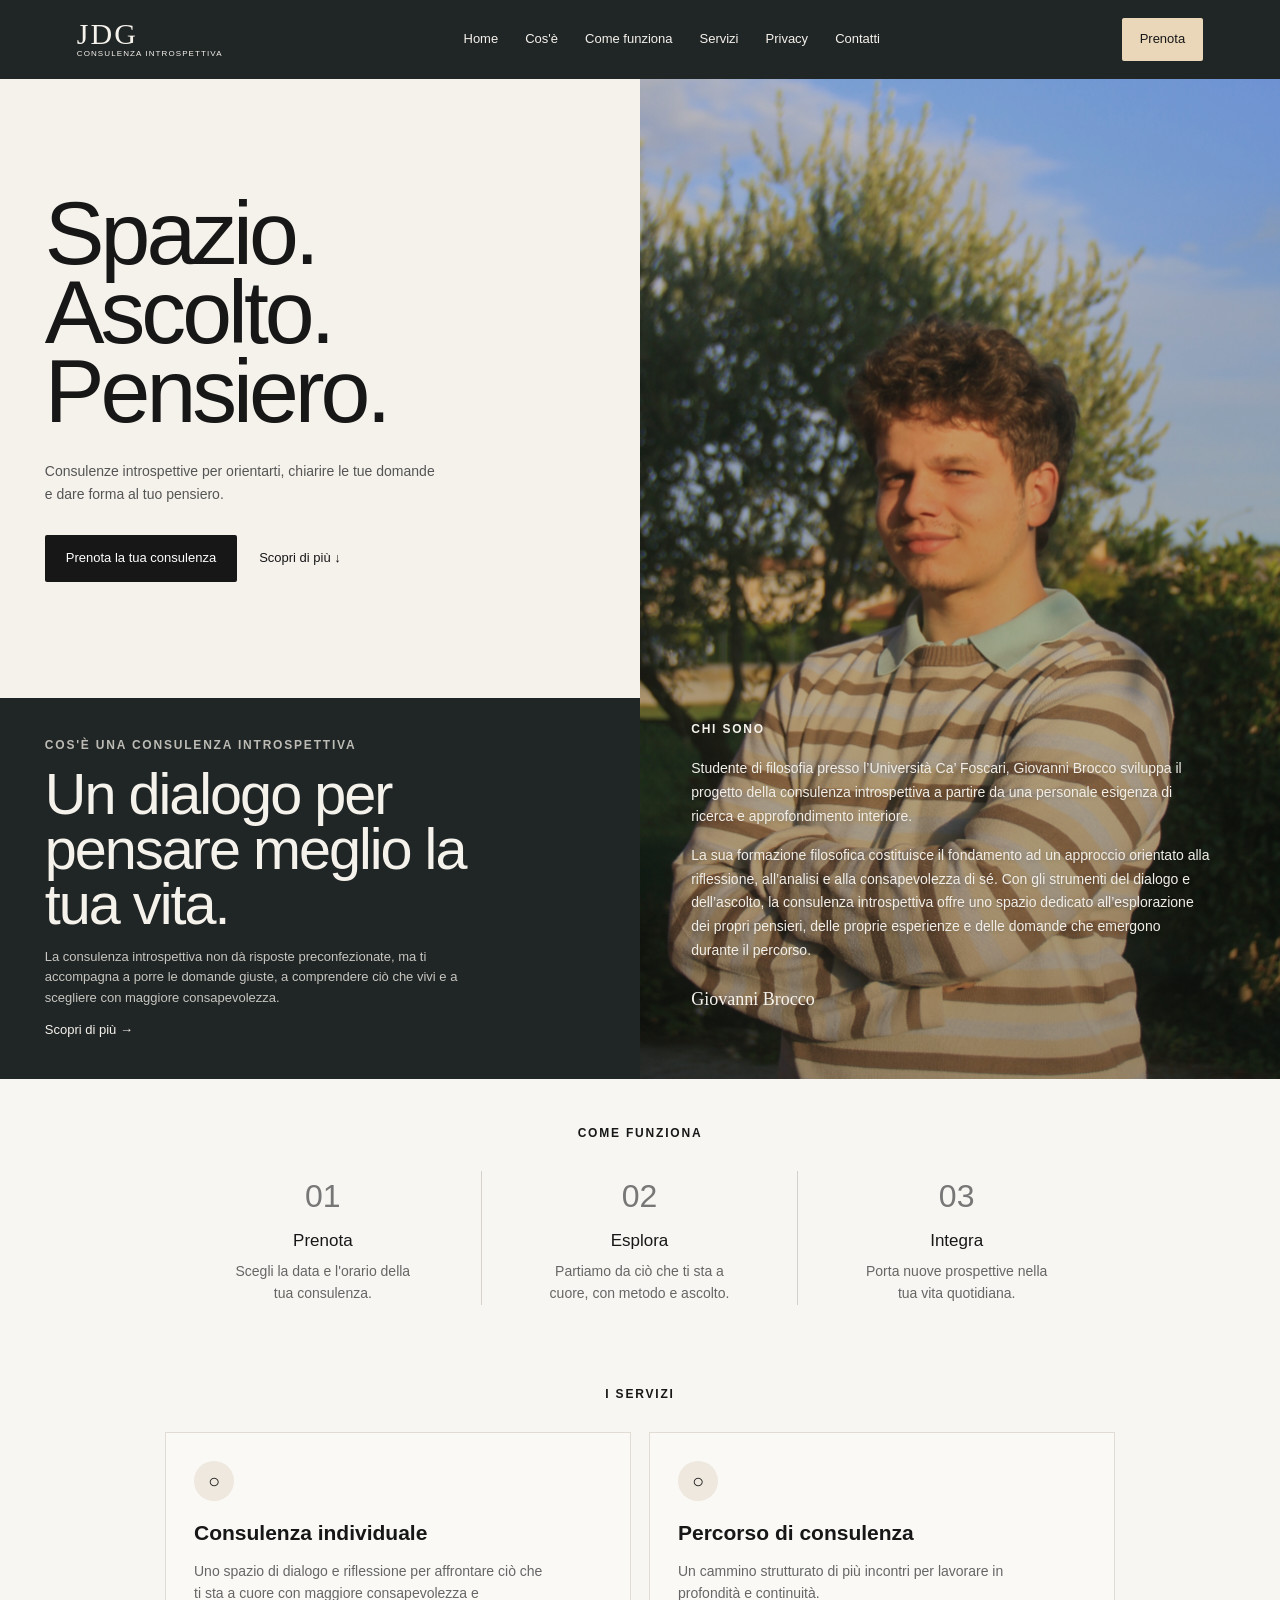
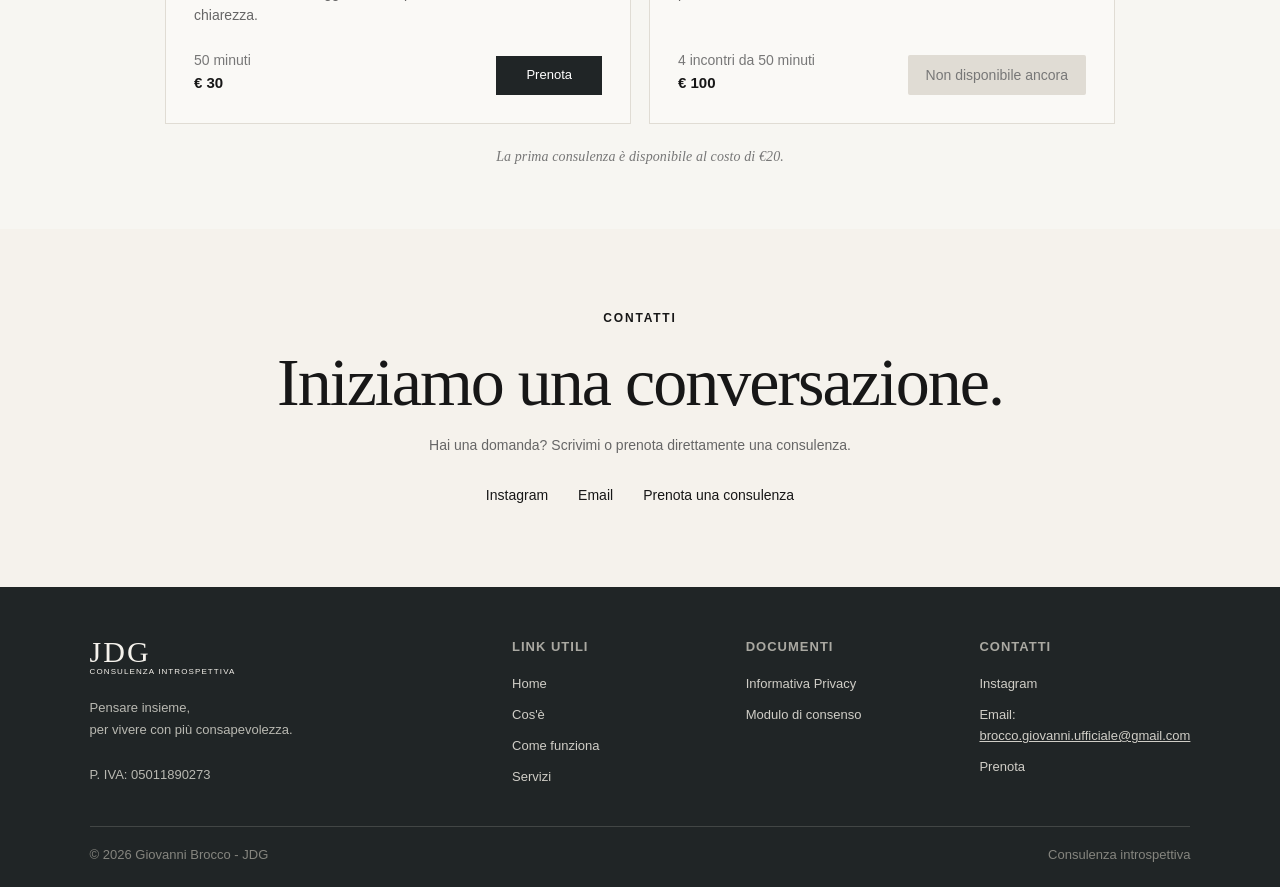
<file: index.html>
<!DOCTYPE html>
<html lang="it">

<head>
    <meta charset="UTF-8">
    <meta name="viewport" content="width=device-width, initial-scale=1.0">

    <title>Giovanni Brocco | Consulenze Introspettive</title>

    <link rel="stylesheet" href="style.css">
</head>

<body>

    <!-- HEADER -->
    <header>
        <nav>
            <a href="index.html" class="logo">
                <span class="logo-initials">JDG</span>
                <small>CONSULENZA INTROSPETTIVA</small>
            </a>

            <div class="nav-links">
                <a href="index.html">Home</a>
                <a href="#about">Cos'è</a>
                <a href="#come-funziona">Come funziona</a>
                <a href="#services">Servizi</a>
                <a href="privacy.html">Privacy</a>
                <a href="#contact">Contatti</a>
            </div>

            <a href="prenota.html" class="nav-button">Prenota</a>
        </nav>
    </header>

    <main>

        <!-- HERO: FOUR QUADRANTS -->
        <section class="hero">

            <!-- TOP LEFT: SPAZIO, ASCOLTO, PENSIERO -->
            <div class="hero-content">

                <!--<p class="eyebrow">
                    CONSULENZA INTROSPETTIVA
                </p>
                -->
                <h1>
                    Spazio.<br>
                    Ascolto.<br>
                    Pensiero.
                </h1>

                <p class="hero-text">
                    Consulenze introspettive per orientarti,
                    chiarire le tue domande e dare forma
                    al tuo pensiero.
                </p>

                <div class="hero-buttons">
                    <a href="prenota.html" class="button">
                        Prenota la tua consulenza
                    </a>

                    <a href="#about" class="text-link">
                        Scopri di più ↓
                    </a>
                </div>

            </div>

            <!-- TOP RIGHT: PHOTO -->
            <div class="intro-photo"></div>

            <!-- BOTTOM LEFT: UN DIALOGO -->
            <div id="about" class="about-text">

                <p class="eyebrow">
                    COS'È UNA CONSULENZA INTROSPETTIVA
                </p>

                <h2>
                    Un dialogo per pensare meglio
                    la tua vita.
                </h2>

                <p class="about-description">
                    La consulenza introspettiva non dà risposte
                    preconfezionate, ma ti accompagna a porre
                    le domande giuste, a comprendere ciò che vivi
                    e a scegliere con maggiore consapevolezza.
                </p>

                <a href="#come-funziona" class="light-link">
                    Scopri di più →
                </a>

            </div>

            <!-- BOTTOM RIGHT: CHI SONO -->
            <div class="intro-content">

                <p class="eyebrow">
                    CHI SONO
                </p>

                <p>
                    Studente di filosofia presso l’Università Ca’ Foscari,
                    Giovanni Brocco sviluppa il progetto della consulenza
                    introspettiva a partire da una personale esigenza di
                    ricerca e approfondimento interiore.
                </p>

                <p>
                    La sua formazione filosofica costituisce il fondamento
                    ad un approccio orientato alla riflessione, all’analisi
                    e alla consapevolezza di sé. Con gli strumenti del
                    dialogo e dell’ascolto, la consulenza introspettiva
                    offre uno spazio dedicato all’esplorazione dei propri
                    pensieri, delle proprie esperienze e delle domande
                    che emergono durante il percorso.
                </p>

                <p class="intro-name">
                    Giovanni Brocco
                </p>

            </div>

        </section>

        <!-- COME FUNZIONA -->
        <section id="come-funziona" class="process">

            <p class="eyebrow section-title">
                COME FUNZIONA
            </p>

            <div class="process-list">

                <div class="process-item">
                    <span class="process-number">01</span>

                    <h3>Prenota</h3>

                    <p>
                        Scegli la data e l'orario
                        della tua consulenza.
                    </p>
                </div>

                <div class="process-item">
                    <span class="process-number">02</span>

                    <h3>Esplora</h3>

                    <p>
                        Partiamo da ciò che ti sta a cuore,
                        con metodo e ascolto.
                    </p>
                </div>

                <div class="process-item">
                    <span class="process-number">03</span>

                    <h3>Integra</h3>

                    <p>
                        Porta nuove prospettive
                        nella tua vita quotidiana.
                    </p>
                </div>

            </div>

        </section>

        <!-- SERVIZI -->
        <section id="services" class="services">

            <p class="eyebrow section-title">
                I SERVIZI
            </p>

            <div class="service-list">

                <!-- INDIVIDUALE -->
                <div class="service-card">

                    <div class="service-icon">○</div>

                    <h3>Consulenza individuale</h3>

                    <p>
                        Uno spazio di dialogo e riflessione
                        per affrontare ciò che ti sta a cuore
                        con maggiore consapevolezza e chiarezza.
                    </p>

                    <div class="service-bottom">

                        <div>
                            <span>50 minuti</span>
                            <strong>€ 30</strong>
                        </div>

                        <a href="prenota.html">Prenota</a>

                    </div>

                </div>

                <!-- PERCORSO -->
                <div class="service-card">

                    <div class="service-icon">○</div>

                    <h3>Percorso di consulenza</h3>

                    <p>
                        Un cammino strutturato di più incontri
                        per lavorare in profondità e continuità.
                    </p>

                    <div class="service-bottom">

                        <div>
                            <span>4 incontri da 50 minuti</span>
                            <strong>€ 100</strong>
                        </div>

                        <span class="service-coming-soon">
                            Non disponibile ancora
                        </span>

                    </div>

                </div>

            </div>

            <p class="service-disclaimer">
                La prima consulenza è disponibile al costo di €20.
            </p>

        </section>

        <!--
        <section class="cta">

            <div class="cta-image"></div>

            <div class="cta-content">

                <h2>Pronto a iniziare?</h2>

                <p>
                    Prenota ora la tua
                    consulenza introspettiva.
                </p>

                <a href="prenota.html" class="cta-button">
                    Prenota la tua consulenza
                </a>

            </div>

        </section>
        -->

        <!-- CONTACT -->
        <section id="contact" class="contact">

            <p class="eyebrow">CONTATTI</p>

            <h2>Iniziamo una conversazione.</h2>

            <p>
                Hai una domanda? Scrivimi o prenota
                direttamente una consulenza.
            </p>

            <div class="contact-links">

                <a href="https://www.instagram.com/jeromedegrasse">
                    Instagram
                </a>

                <a href="mailto:brocco.giovanni.ufficiale@gmail.com">
                    Email
                </a>

                <a href="prenota.html">
                    Prenota una consulenza
                </a>

            </div>

        </section>

    </main>

    <!-- FOOTER -->
    <footer>

        <div class="footer-main">

            <div class="footer-brand">

                <a href="index.html" class="logo">
                    <span class="logo-initials">JDG</span>
                    <small>CONSULENZA INTROSPETTIVA</small>
                </a>

                <p>
                    Pensare insieme,<br>
                    per vivere con più consapevolezza.
                </p>

                <div class="footer-legal">
                    <p>P. IVA: 05011890273</p>
                </div>

            </div>

            <div class="footer-column">

                <h4>LINK UTILI</h4>

                <a href="index.html">Home</a>
                <a href="#about">Cos'è</a>
                <a href="#come-funziona">Come funziona</a>
                <a href="#services">Servizi</a>

            </div>

            <div class="footer-column">

                <h4>DOCUMENTI</h4>

                <a href="privacy.html">Informativa Privacy</a>
                <a href="consenso.html">Modulo di consenso</a>

            </div>

            <div class="footer-column">

                <h4>CONTATTI</h4>

                <a href="https://www.instagram.com/jeromedegrasse">
                    Instagram
                </a>

                <a href="mailto:brocco.giovanni.ufficiale@gmail.com">
                    Email: <u>
                    brocco.giovanni.ufficiale@gmail.com
                    </u>
                </a>

                <a href="prenota.html">Prenota</a>

            </div>

        </div>

        <div class="footer-bottom">

            <p>© 2026 Giovanni Brocco - JDG</p>

            <p>Consulenza introspettiva</p>

        </div>

    </footer>

</body>
</html>
</file>
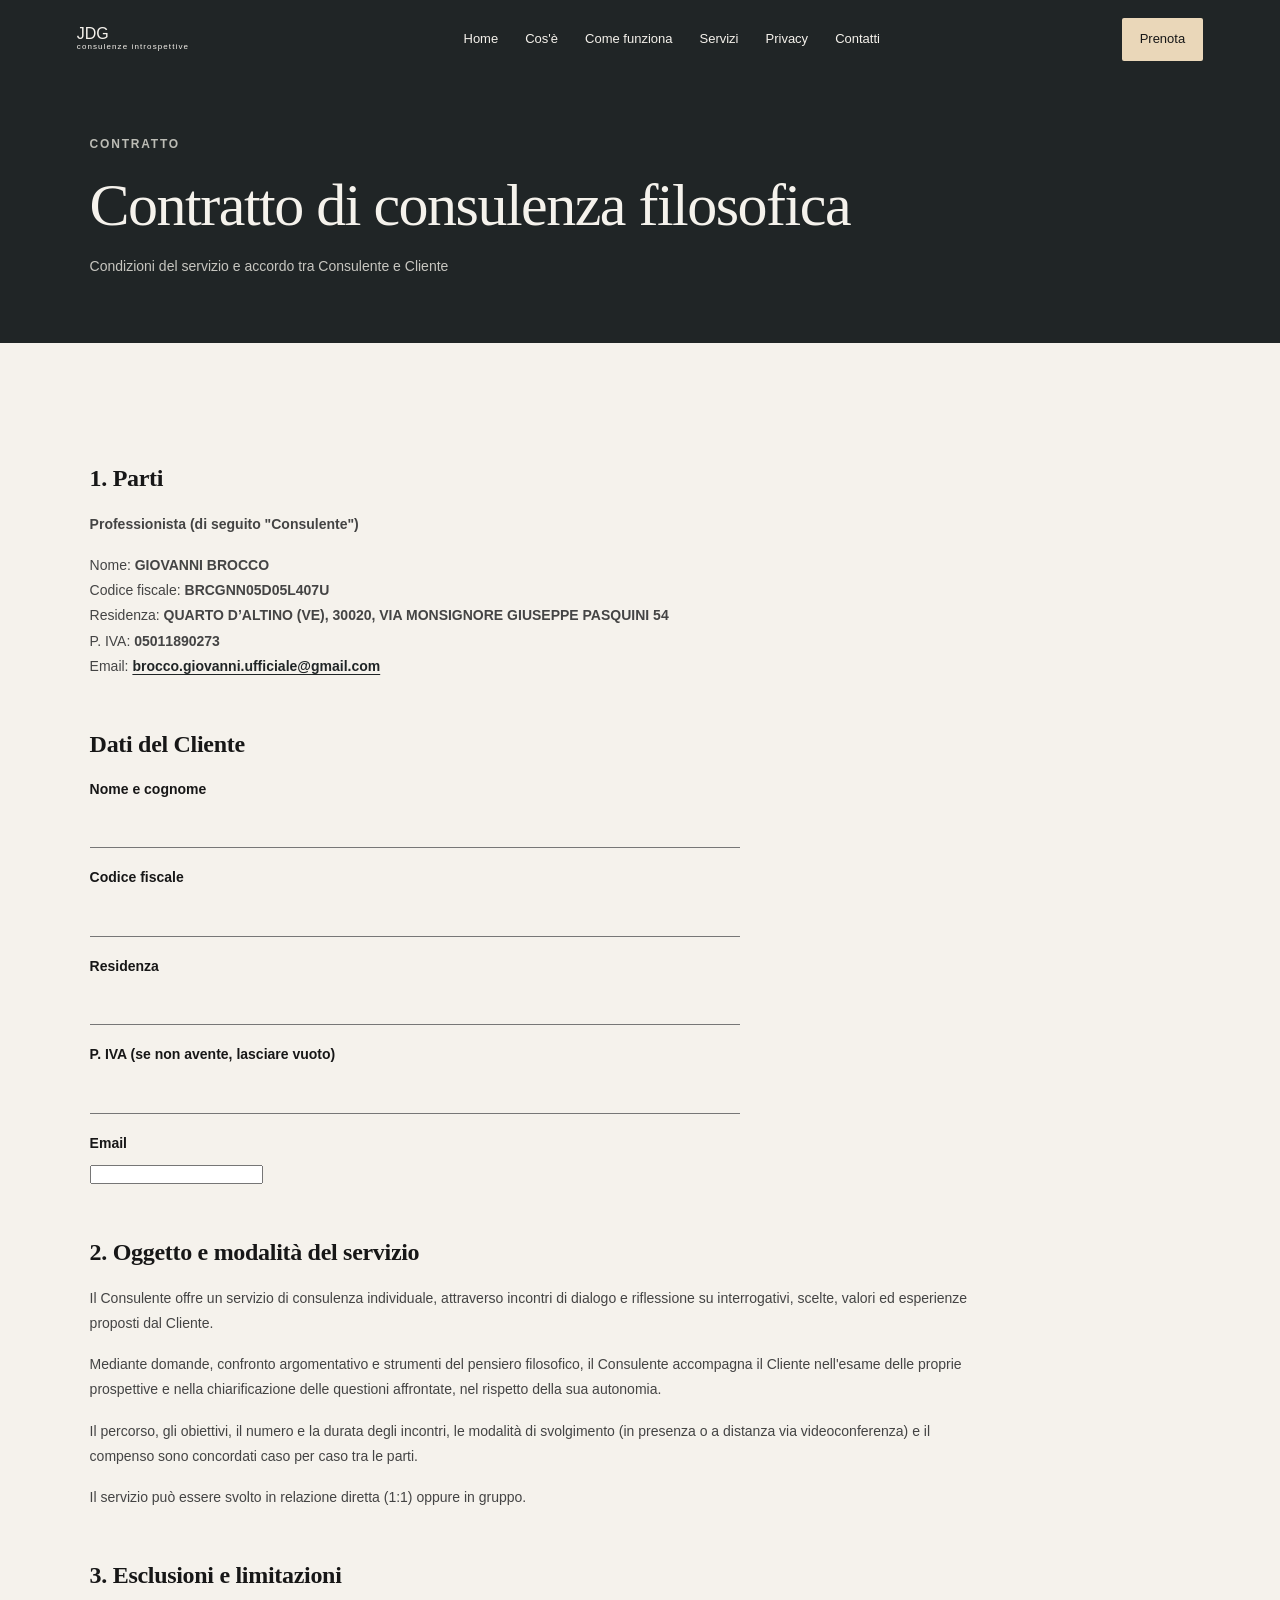
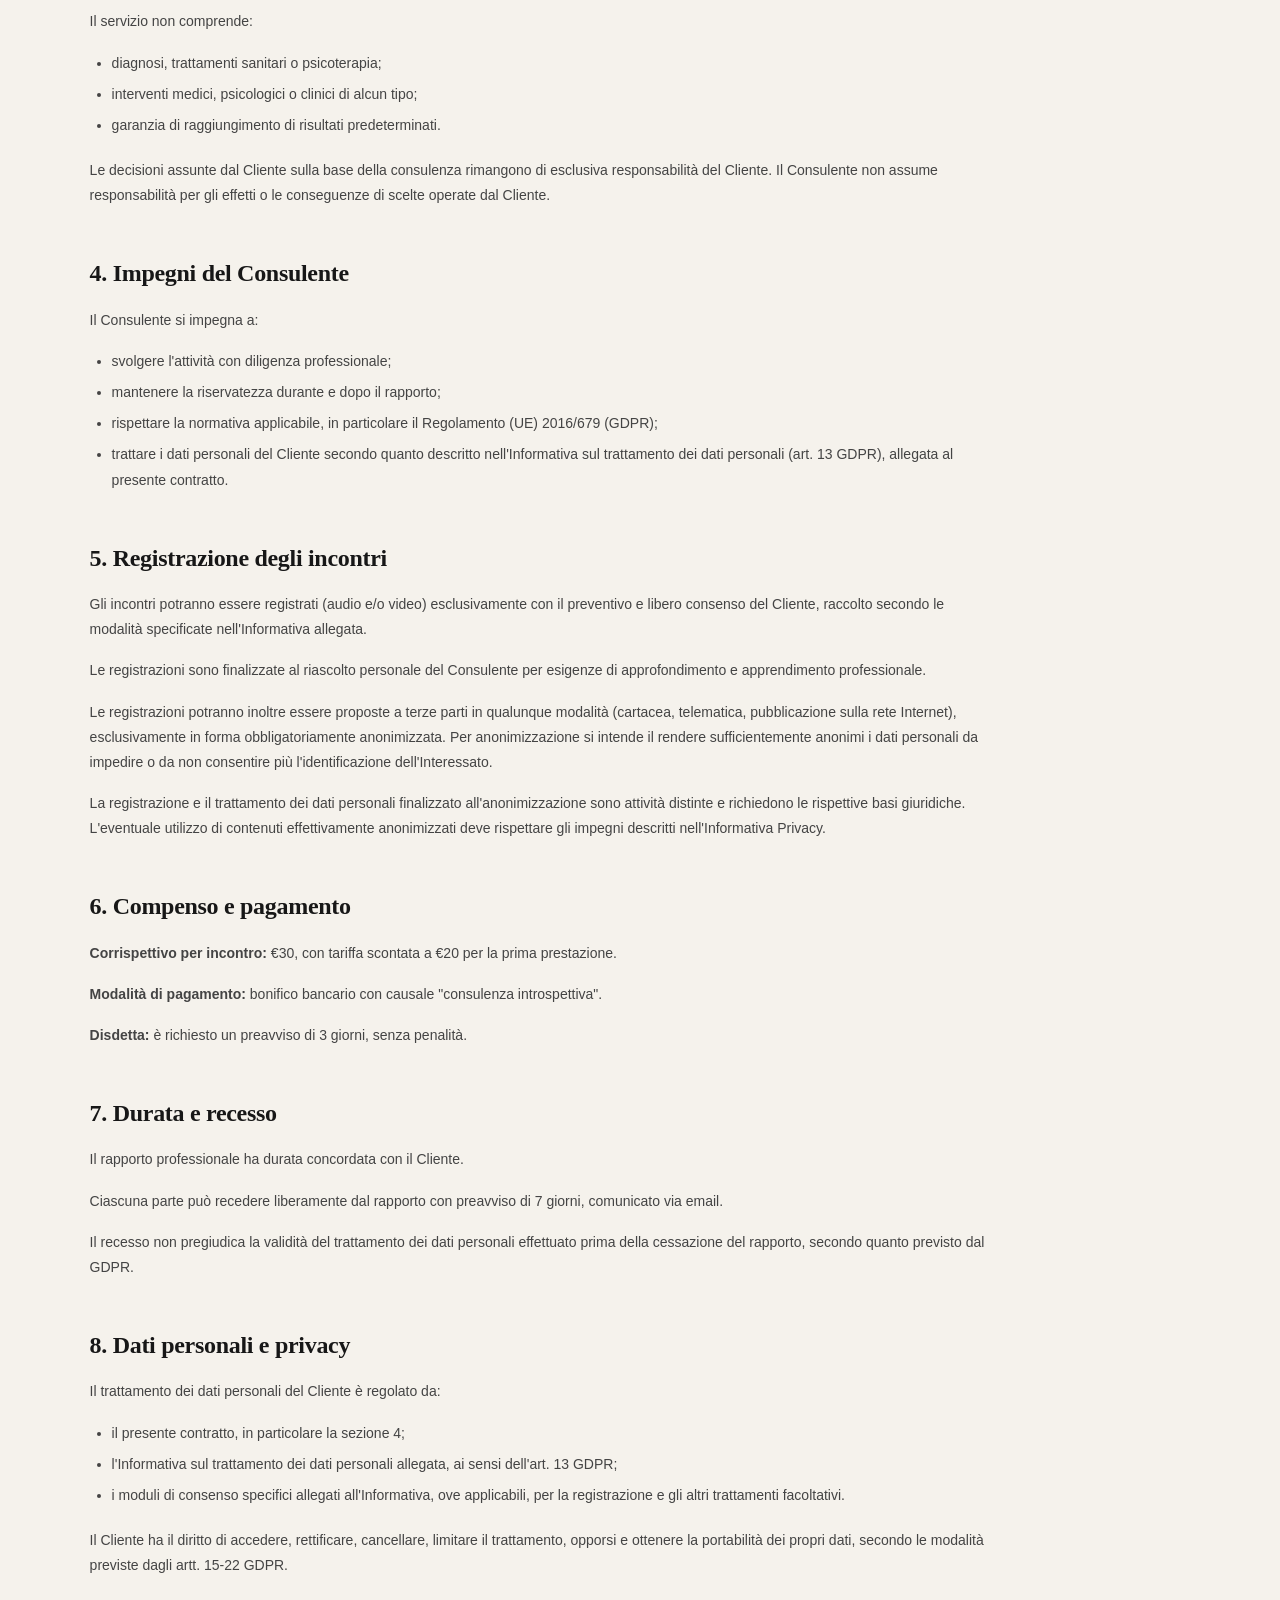
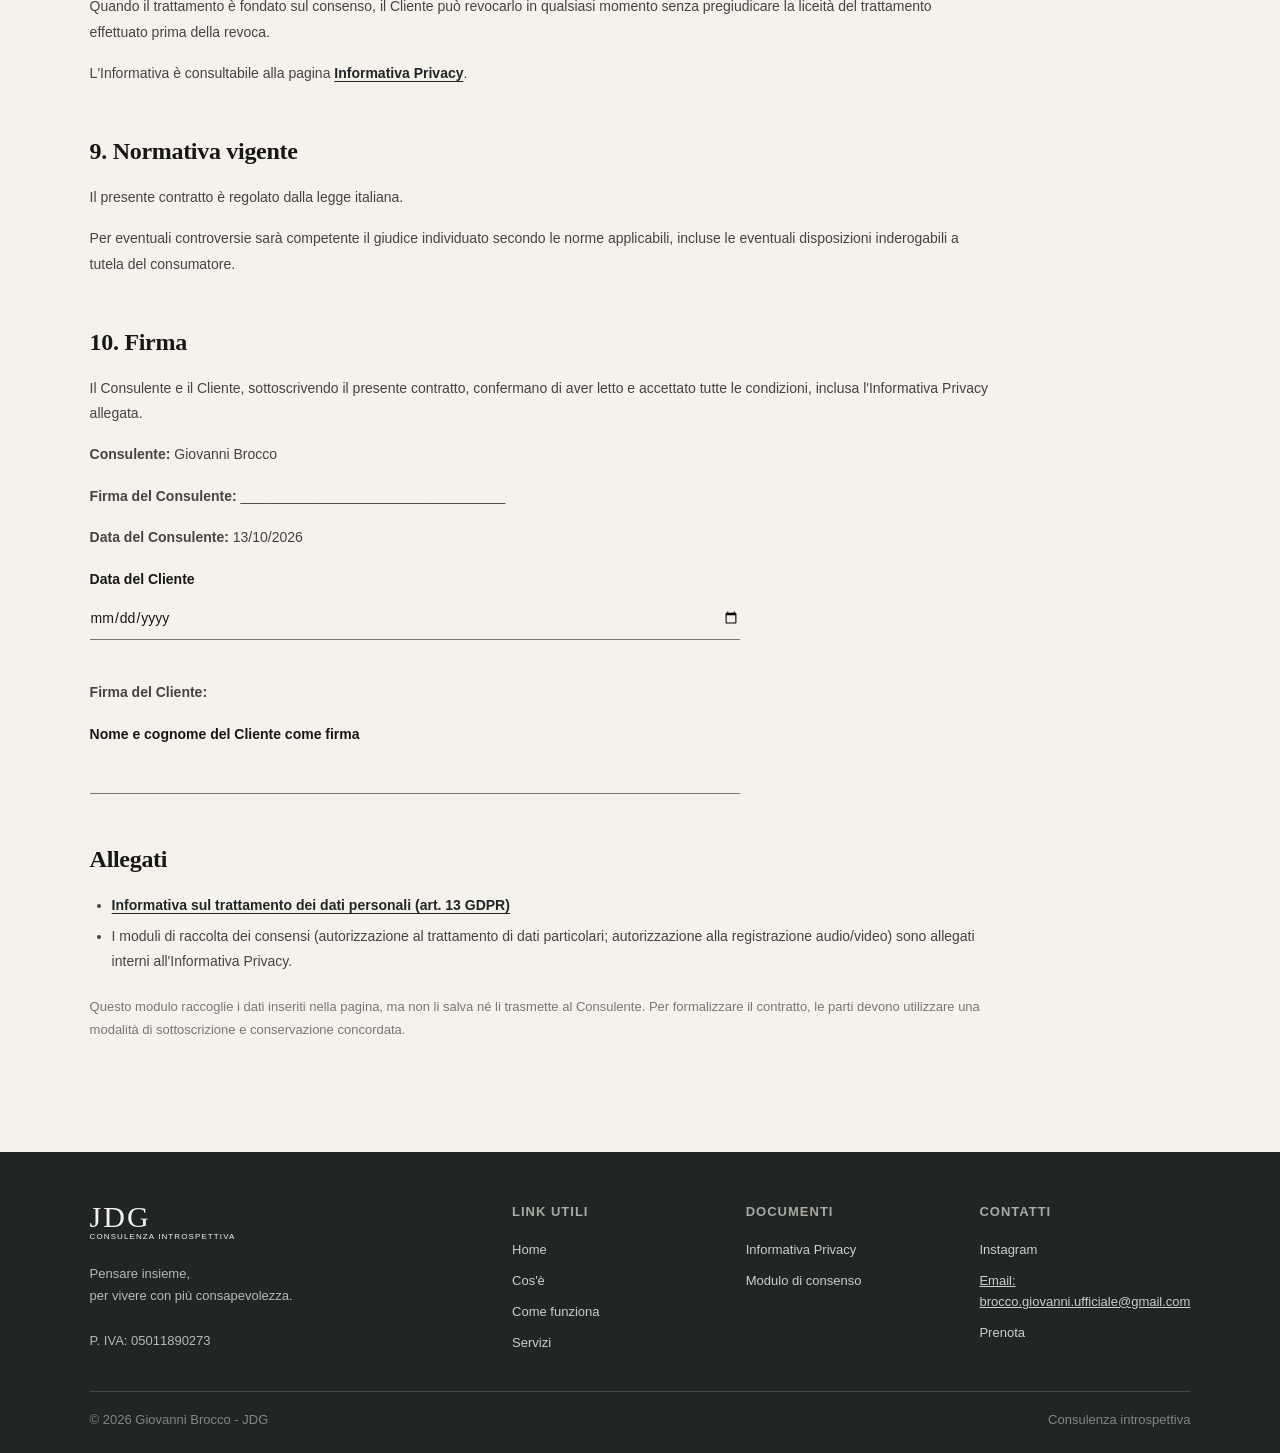
<file: consenso.html>
<!DOCTYPE html>
<html lang="it">
<head>
    <meta charset="UTF-8">
    <meta name="viewport" content="width=device-width, initial-scale=1.0">
    <title>Contratto di consulenza filosofica | Giovanni Brocco</title>
    <link rel="stylesheet" href="style.css">
</head>
<body>

<header>
    <nav>
        <a href="index.html" class="logo">
            <span>JDG</span>
            <small>consulenze introspettive</small>
        </a>

        <div class="nav-links">
            <a href="index.html">Home</a>
            <a href="index.html#about">Cos'è</a>
            <a href="index.html#come-funziona">Come funziona</a>
            <a href="index.html#services">Servizi</a>
            <a href="privacy.html">Privacy</a>
            <a href="index.html#contact">Contatti</a>
        </div>

        <a href="prenota.html" class="nav-button">Prenota</a>
    </nav>
</header>

<main class="document-page">

    <section class="document-hero">
        <p class="eyebrow">CONTRATTO</p>
        <h1>Contratto di consulenza filosofica</h1>
        <p>Condizioni del servizio e accordo tra Consulente e Cliente</p>
    </section>

    <section class="document-content">

        <form id="contract-form">

            <h2>1. Parti</h2>

            <p><strong>Professionista (di seguito "Consulente")</strong></p>

            <p>
                Nome: <strong>GIOVANNI BROCCO</strong><br>
                Codice fiscale: <strong>BRCGNN05D05L407U</strong><br>
                Residenza: <strong>QUARTO D’ALTINO (VE), 30020, VIA MONSIGNORE GIUSEPPE PASQUINI 54</strong><br>
                P. IVA: <strong>05011890273</strong><br>
                Email:
                <a href="mailto:brocco.giovanni.ufficiale@gmail.com" class="document-link">
                    brocco.giovanni.ufficiale@gmail.com
                </a>
            </p>

            <h2>Dati del Cliente</h2>

            <div class="document-form-section">
                <label for="fullname">Nome e cognome</label>
                <input type="text" id="fullname" name="fullname" required>

                <label for="taxcode">Codice fiscale</label>
                <input type="text" id="taxcode" name="taxcode" required>

                <label for="residence">Residenza</label>
                <input type="text" id="residence" name="residence" required>

                <label for="vat">P. IVA (se non avente, lasciare vuoto)</label>
                <input type="text" id="vat" name="vat">

                <label for="email">Email</label>
                <input type="email" id="email" name="email" required>
            </div>

            <h2>2. Oggetto e modalità del servizio</h2>

            <p>
                Il Consulente offre un servizio di consulenza individuale,
                attraverso incontri di dialogo e riflessione su interrogativi,
                scelte, valori ed esperienze proposti dal Cliente.
            </p>

            <p>
                Mediante domande, confronto argomentativo e strumenti del
                pensiero filosofico, il Consulente accompagna il Cliente
                nell'esame delle proprie prospettive e nella chiarificazione
                delle questioni affrontate, nel rispetto della sua autonomia.
            </p>

            <p>
                Il percorso, gli obiettivi, il numero e la durata degli
                incontri, le modalità di svolgimento (in presenza o a distanza
                via videoconferenza) e il compenso sono concordati caso per
                caso tra le parti.
            </p>

            <p>Il servizio può essere svolto in relazione diretta (1:1) oppure in gruppo.</p>

            <h2>3. Esclusioni e limitazioni</h2>

            <p>Il servizio non comprende:</p>

            <ul>
                <li>diagnosi, trattamenti sanitari o psicoterapia;</li>
                <li>interventi medici, psicologici o clinici di alcun tipo;</li>
                <li>garanzia di raggiungimento di risultati predeterminati.</li>
            </ul>

            <p>
                Le decisioni assunte dal Cliente sulla base della consulenza
                rimangono di esclusiva responsabilità del Cliente. Il
                Consulente non assume responsabilità per gli effetti o le
                conseguenze di scelte operate dal Cliente.
            </p>

            <h2>4. Impegni del Consulente</h2>

            <p>Il Consulente si impegna a:</p>

            <ul>
                <li>svolgere l'attività con diligenza professionale;</li>
                <li>mantenere la riservatezza durante e dopo il rapporto;</li>
                <li>rispettare la normativa applicabile, in particolare il Regolamento (UE) 2016/679 (GDPR);</li>
                <li>trattare i dati personali del Cliente secondo quanto descritto nell'Informativa sul trattamento dei dati personali (art. 13 GDPR), allegata al presente contratto.</li>
            </ul>

            <h2>5. Registrazione degli incontri</h2>

            <p>
                Gli incontri potranno essere registrati (audio e/o video)
                esclusivamente con il preventivo e libero consenso del Cliente,
                raccolto secondo le modalità specificate nell'Informativa
                allegata.
            </p>

            <p>
                Le registrazioni sono finalizzate al riascolto personale del
                Consulente per esigenze di approfondimento e apprendimento
                professionale.
            </p>

            <p>
                Le registrazioni potranno inoltre essere proposte a terze
                parti in qualunque modalità (cartacea, telematica, pubblicazione
                sulla rete Internet), esclusivamente in forma obbligatoriamente
                anonimizzata. Per anonimizzazione si intende il rendere
                sufficientemente anonimi i dati personali da impedire o da non
                consentire più l'identificazione dell'Interessato.
            </p>

            <p>
                La registrazione e il trattamento dei dati personali finalizzato
                all'anonimizzazione sono attività distinte e richiedono le
                rispettive basi giuridiche. L'eventuale utilizzo di contenuti
                effettivamente anonimizzati deve rispettare gli impegni descritti
                nell'Informativa Privacy.
            </p>

            <h2>6. Compenso e pagamento</h2>

            <p>
                <strong>Corrispettivo per incontro:</strong> €30, con tariffa
                scontata a €20 per la prima prestazione.
            </p>

            <p>
                <strong>Modalità di pagamento:</strong> bonifico bancario
                con causale "consulenza introspettiva".
            </p>

            <p>
                <strong>Disdetta:</strong> è richiesto un preavviso di 3 giorni,
                senza penalità.
            </p>

            <h2>7. Durata e recesso</h2>

            <p>
                Il rapporto professionale ha durata concordata con il Cliente.
            </p>

            <p>
                Ciascuna parte può recedere liberamente dal rapporto con
                preavviso di 7 giorni, comunicato via email.
            </p>

            <p>
                Il recesso non pregiudica la validità del trattamento dei dati
                personali effettuato prima della cessazione del rapporto,
                secondo quanto previsto dal GDPR.
            </p>

            <h2>8. Dati personali e privacy</h2>

            <p>Il trattamento dei dati personali del Cliente è regolato da:</p>

            <ul>
                <li>il presente contratto, in particolare la sezione 4;</li>
                <li>l'Informativa sul trattamento dei dati personali allegata, ai sensi dell'art. 13 GDPR;</li>
                <li>i moduli di consenso specifici allegati all'Informativa, ove applicabili, per la registrazione e gli altri trattamenti facoltativi.</li>
            </ul>

            <p>
                Il Cliente ha il diritto di accedere, rettificare, cancellare,
                limitare il trattamento, opporsi e ottenere la portabilità
                dei propri dati, secondo le modalità previste dagli artt. 15-22
                GDPR.
            </p>

            <p>
                Quando il trattamento è fondato sul consenso, il Cliente può
                revocarlo in qualsiasi momento senza pregiudicare la liceità
                del trattamento effettuato prima della revoca.
            </p>

            <p>
                L'Informativa è consultabile alla pagina
                <a href="privacy.html" class="document-link">Informativa Privacy</a>.
            </p>

            <h2>9. Normativa vigente</h2>

            <p>Il presente contratto è regolato dalla legge italiana.</p>

            <p>
                Per eventuali controversie sarà competente il giudice
                individuato secondo le norme applicabili, incluse le eventuali
                disposizioni inderogabili a tutela del consumatore.
            </p>

            <h2>10. Firma</h2>

            <p>
                Il Consulente e il Cliente, sottoscrivendo il presente contratto,
                confermano di aver letto e accettato tutte le condizioni,
                inclusa l'Informativa Privacy allegata.
            </p>

            <p><strong>Consulente:</strong> Giovanni Brocco</p>

            <p>
                <strong>Firma del Consulente:</strong>
                __________________________________
            </p>

            <p><strong>Data del Consulente:</strong> 13/10/2026</p>

            <div class="document-form-section">
                <label for="client-date">Data del Cliente</label>
                <input type="date" id="client-date" name="client-date" required>
            </div>

            <p><strong>Firma del Cliente:</strong></p>

            <div class="document-form-section">
                <label for="client-signature">Nome e cognome del Cliente come firma</label>
                <input type="text" id="client-signature" name="client-signature" required>
            </div>

            <h2>Allegati</h2>

            <ul>
                <li>
                    <a href="privacy.html" class="document-link">
                        Informativa sul trattamento dei dati personali (art. 13 GDPR)
                    </a>
                </li>
                <li>
                    I moduli di raccolta dei consensi (autorizzazione al trattamento di dati particolari; autorizzazione alla registrazione audio/video) sono allegati interni all'Informativa Privacy.
                </li>
            </ul>

            <p class="form-status">
                Questo modulo raccoglie i dati inseriti nella pagina, ma
                non li salva né li trasmette al Consulente. Per formalizzare
                il contratto, le parti devono utilizzare una modalità di
                sottoscrizione e conservazione concordata.
            </p>

        </form>

    </section>
</main>

<footer>

    <div class="footer-main">

        <div class="footer-brand">

            <a href="index.html" class="logo">
                <span class="logo-initials">JDG</span>
                <small>CONSULENZA INTROSPETTIVA</small>
            </a>

            <p>
                Pensare insieme,<br>
                per vivere con più consapevolezza.
            </p>

            <div class="footer-legal">
                <p>P. IVA: 05011890273</p>
            </div>

        </div>

        <div class="footer-column">
            <h4>LINK UTILI</h4>

            <a href="index.html">Home</a>
            <a href="index.html#about">Cos'è</a>
            <a href="index.html#come-funziona">Come funziona</a>
            <a href="index.html#services">Servizi</a>
        </div>

        <div class="footer-column">
            <h4>DOCUMENTI</h4>

            <a href="privacy.html">Informativa Privacy</a>
            <a href="consenso.html">Modulo di consenso</a>
        </div>

        <div class="footer-column">
            <h4>CONTATTI</h4>

            <a href="https://www.instagram.com/jeromedegrasse">
                Instagram
            </a>

            <a href="mailto:brocco.giovanni.ufficiale@gmail.com">
                <u>Email: brocco.giovanni.ufficiale@gmail.com</u>
            </a>

            <a href="prenota.html">Prenota</a>
        </div>

    </div>

    <div class="footer-bottom">
        <p>© 2026 Giovanni Brocco - JDG</p>
        <p>Consulenza introspettiva</p>
    </div>

</footer>

</body>
</html>
</file>
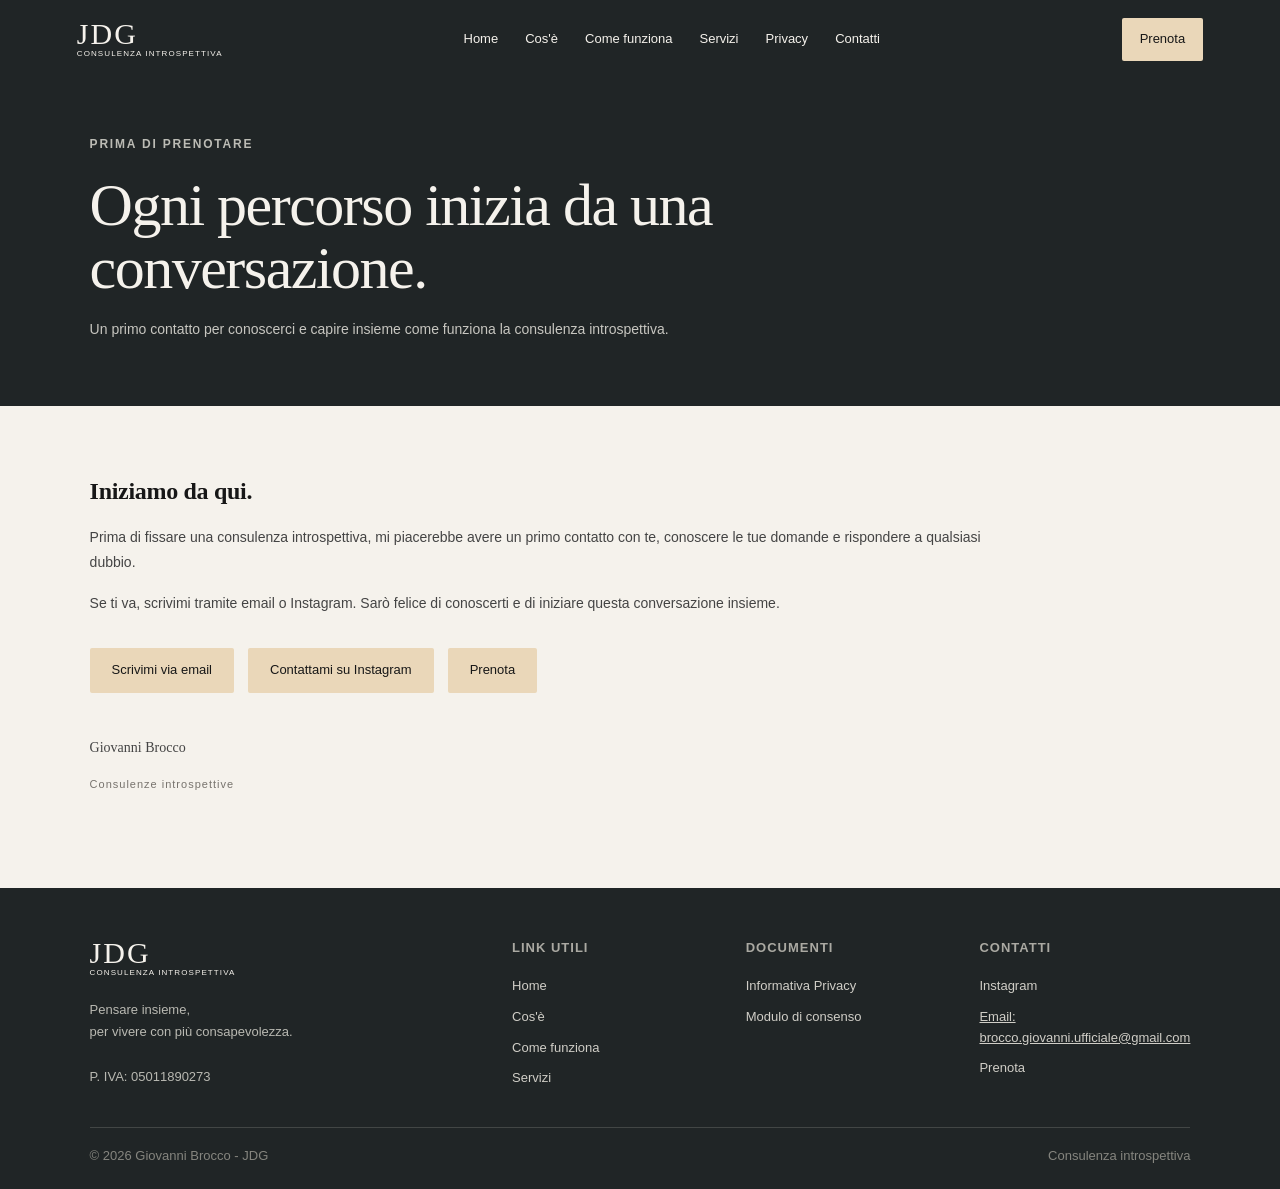
<file: prenota.html>
<!DOCTYPE html>
<html lang="it">

<head>
    <meta charset="UTF-8">
    <meta name="viewport" content="width=device-width, initial-scale=1.0">

    <title>Prenota | Giovanni Brocco</title>

    <link rel="stylesheet" href="style.css">
</head>

<body>

    <header>
        <nav>
            <a href="index.html" class="logo">
                <span class="logo-initials">JDG</span>
                <small>CONSULENZA INTROSPETTIVA</small>
            </a>

            
        <div class="nav-links">
            <a href="index.html">Home</a>
            <a href="index.html#about">Cos'è</a>
            <a href="index.html#come-funziona">Come funziona</a>
            <a href="index.html#services">Servizi</a>
            <a href="privacy.html">Privacy</a>
            <a href="index.html#contact">Contatti</a>
        </div>


            <a href="prenota.html" class="nav-button">Prenota</a>
        </nav>
    </header>


    <main class="document-page">

        <section class="document-hero">
            <p class="eyebrow">PRIMA DI PRENOTARE</p>

            <h1>
                Ogni percorso inizia da una conversazione.
            </h1>

            <p>
                Un primo contatto per conoscerci e capire insieme
                come funziona la consulenza introspettiva.
            </p>
        </section>

        <section class="document-content">

            <h2>Iniziamo da qui.</h2>

            <p>
                Prima di fissare una consulenza introspettiva,
                mi piacerebbe avere un primo contatto con te,
                conoscere le tue domande e rispondere a qualsiasi dubbio.
            </p>

            <p>
                Se ti va, scrivimi tramite email o Instagram.
                Sarò felice di conoscerti e di iniziare questa
                conversazione insieme.
            </p>

            <div class="booking-buttons">
    <a
        href="mailto:brocco.giovanni.ufficiale@gmail.com"
        class="booking-button booking-button-primary">
        Scrivimi via email
    </a>
    <a
        href="https://www.instagram.com/jeromedegrasse"
        class="booking-button booking-button-secondary"
        target="_blank"
        rel="noopener noreferrer">
        Contattami su Instagram
    </a>
    <a
        href="https://calendly.com/brocco-giovanni-ufficiale/consulenza-filosofica"
        class="booking-button booking-button-tertiary"
        target="_blank"
        rel="noopener noreferrer">
        Prenota
    </a>
</div>
                
            <div class="booking-signature">
                <p>Giovanni Brocco</p>
                <span>Consulenze introspettive</span>
            </div>

        </section>

    </main>

    <footer>

        <div class="footer-main">

            <div class="footer-brand">

                <a href="index.html" class="logo">
                    <span class="logo-initials">JDG</span>
                    <small>CONSULENZA INTROSPETTIVA</small>
                </a>

                <p>
                    Pensare insieme,<br>
                    per vivere con più consapevolezza.
                </p>

                <div class="footer-legal">
                    <p>P. IVA: 05011890273</p>
                </div>

            </div>

            
            <div class="footer-column">
                <h4>LINK UTILI</h4>
                <a href="index.html">Home</a>
                <a href="index.html#about">Cos'è</a>
                <a href="index.html#come-funziona">Come funziona</a>
                <a href="index.html#services">Servizi</a>

            </div>

            <div class="footer-column">

                <h4>DOCUMENTI</h4>

                <a href="privacy.html">Informativa Privacy</a>
                <a href="consenso.html">Modulo di consenso</a>

            </div>

            <div class="footer-column">

                <h4>CONTATTI</h4>

                <a href="https://www.instagram.com/jeromedegrasse">
                    Instagram
                </a>

                <a href="mailto:brocco.giovanni.ufficiale@gmail.com">
                    <u>
                    Email: brocco.giovanni.ufficiale@gmail.com
                    </u>
                </a>

                <a href="prenota.html">Prenota</a>

            </div>

        </div>

        <div class="footer-bottom">

            <p>© 2026 Giovanni Brocco - JDG</p>

            <p>Consulenza introspettiva</p>

        </div>

    </footer>

</body>
</html>
</file>
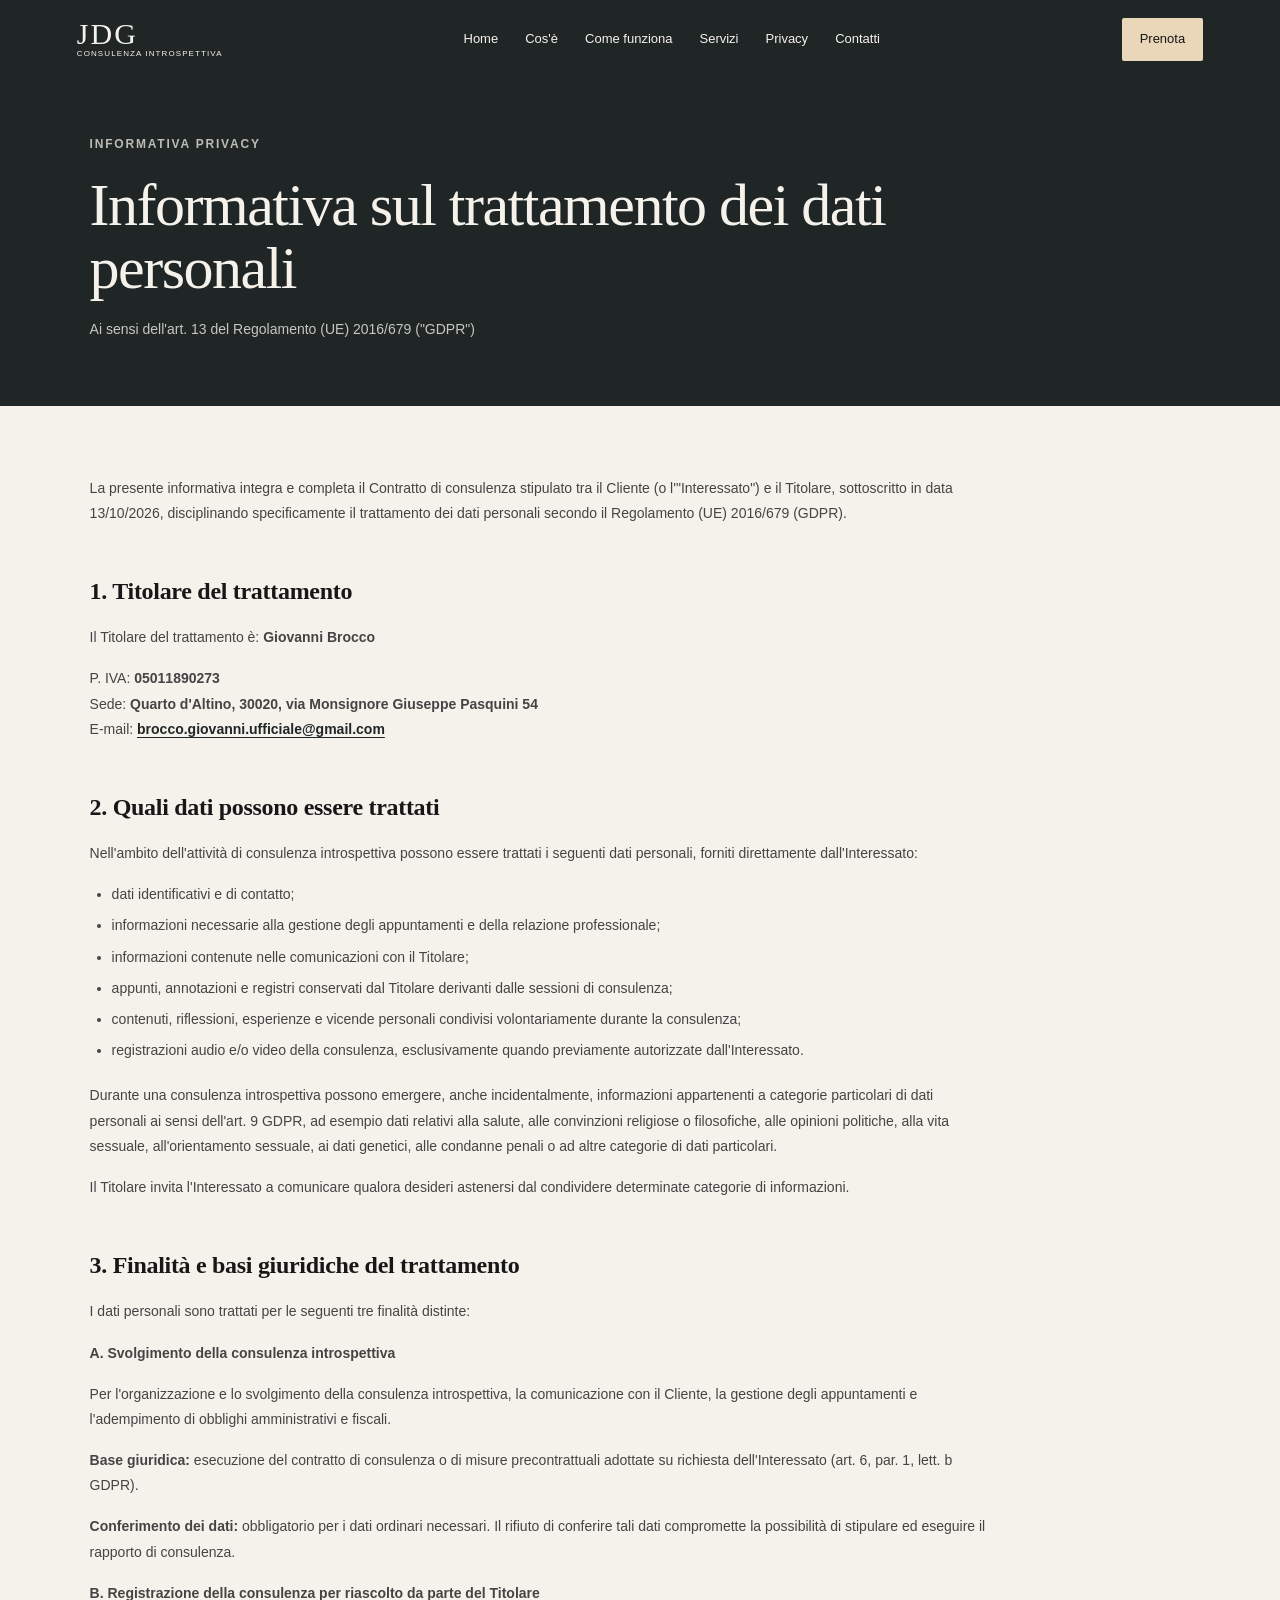
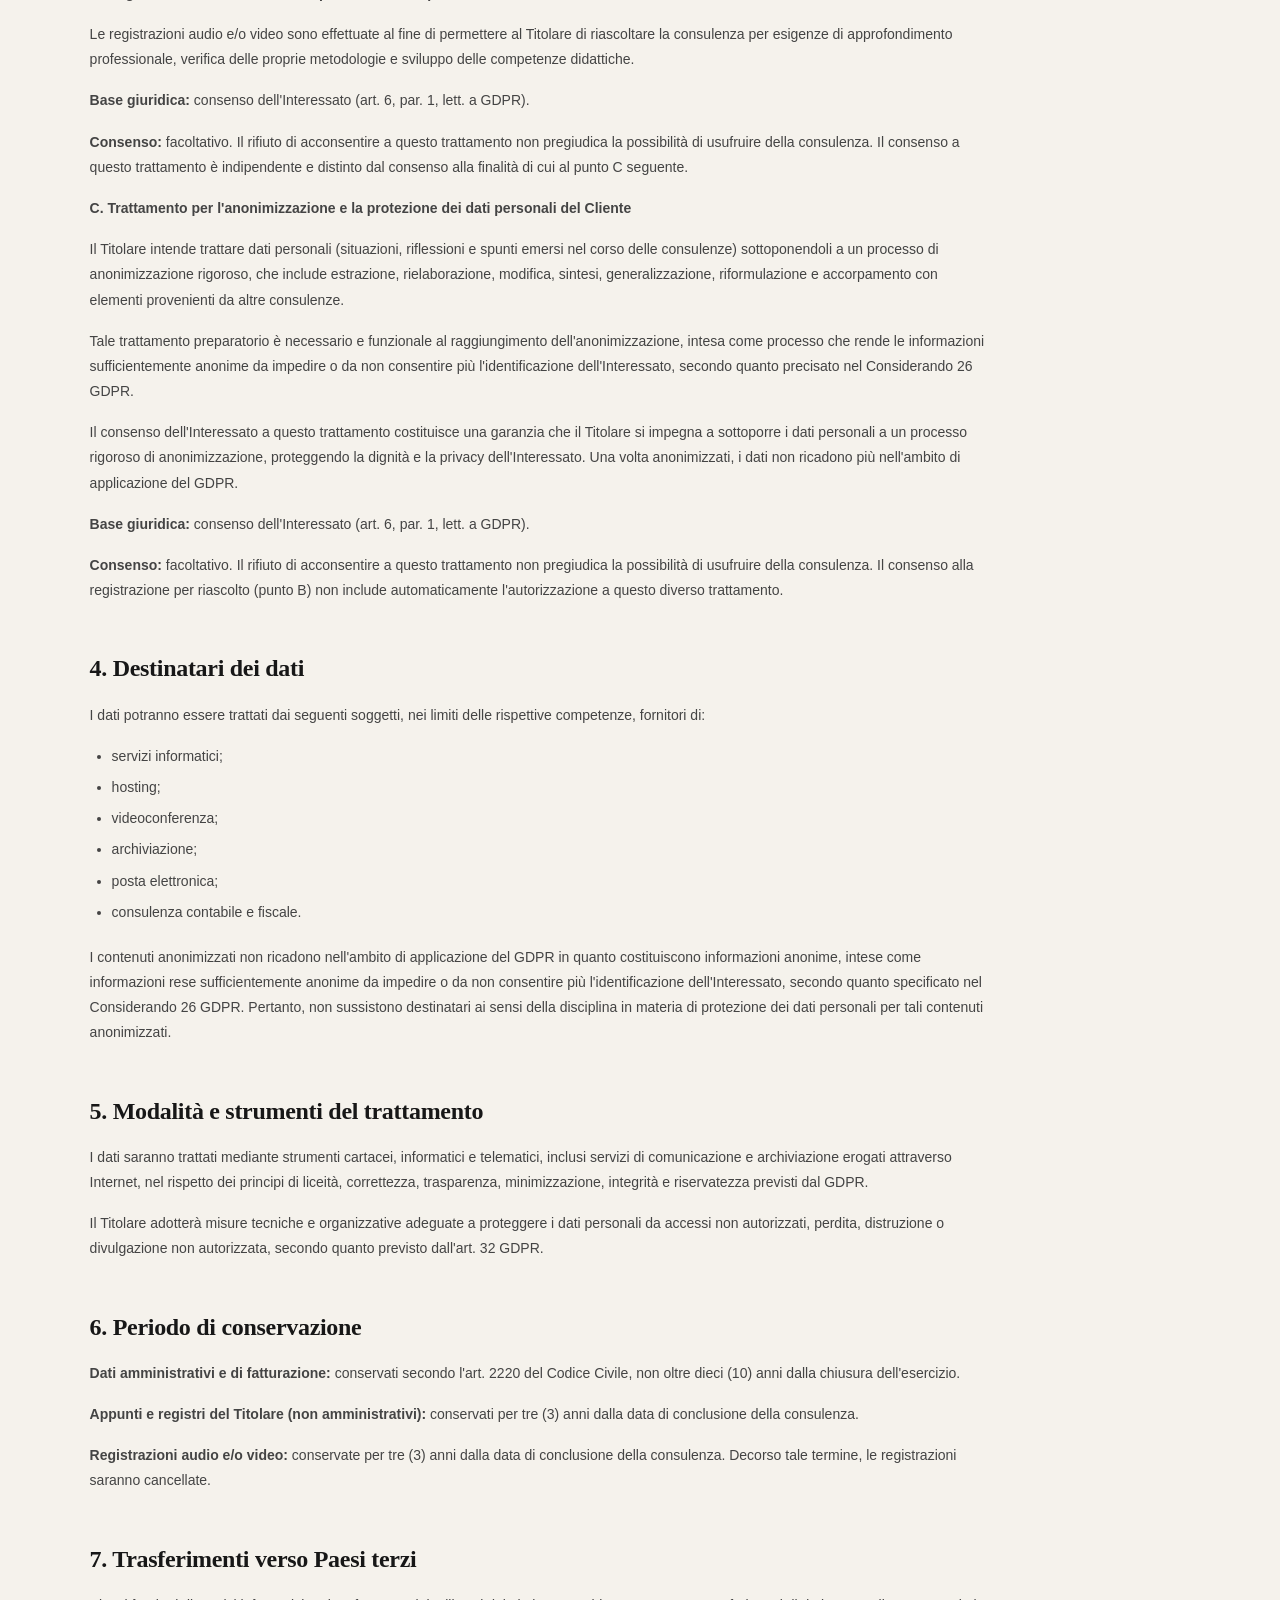
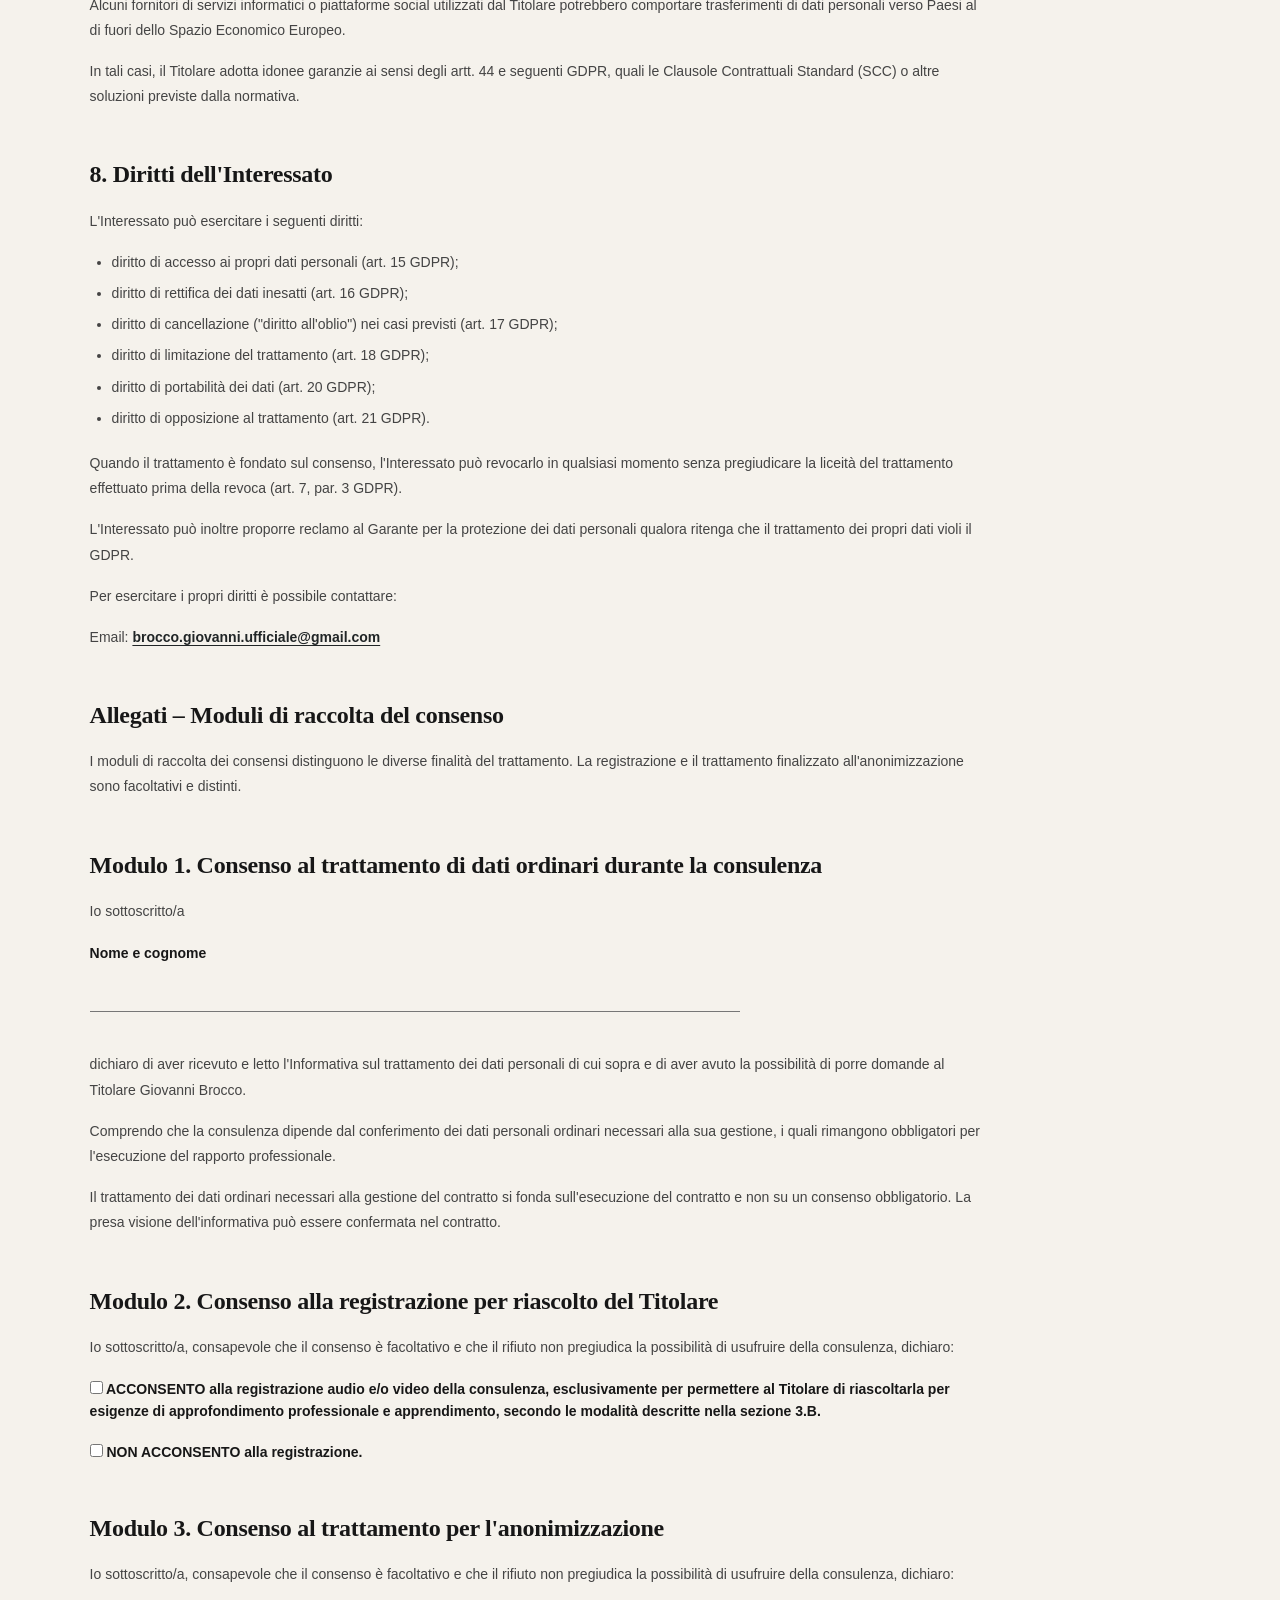
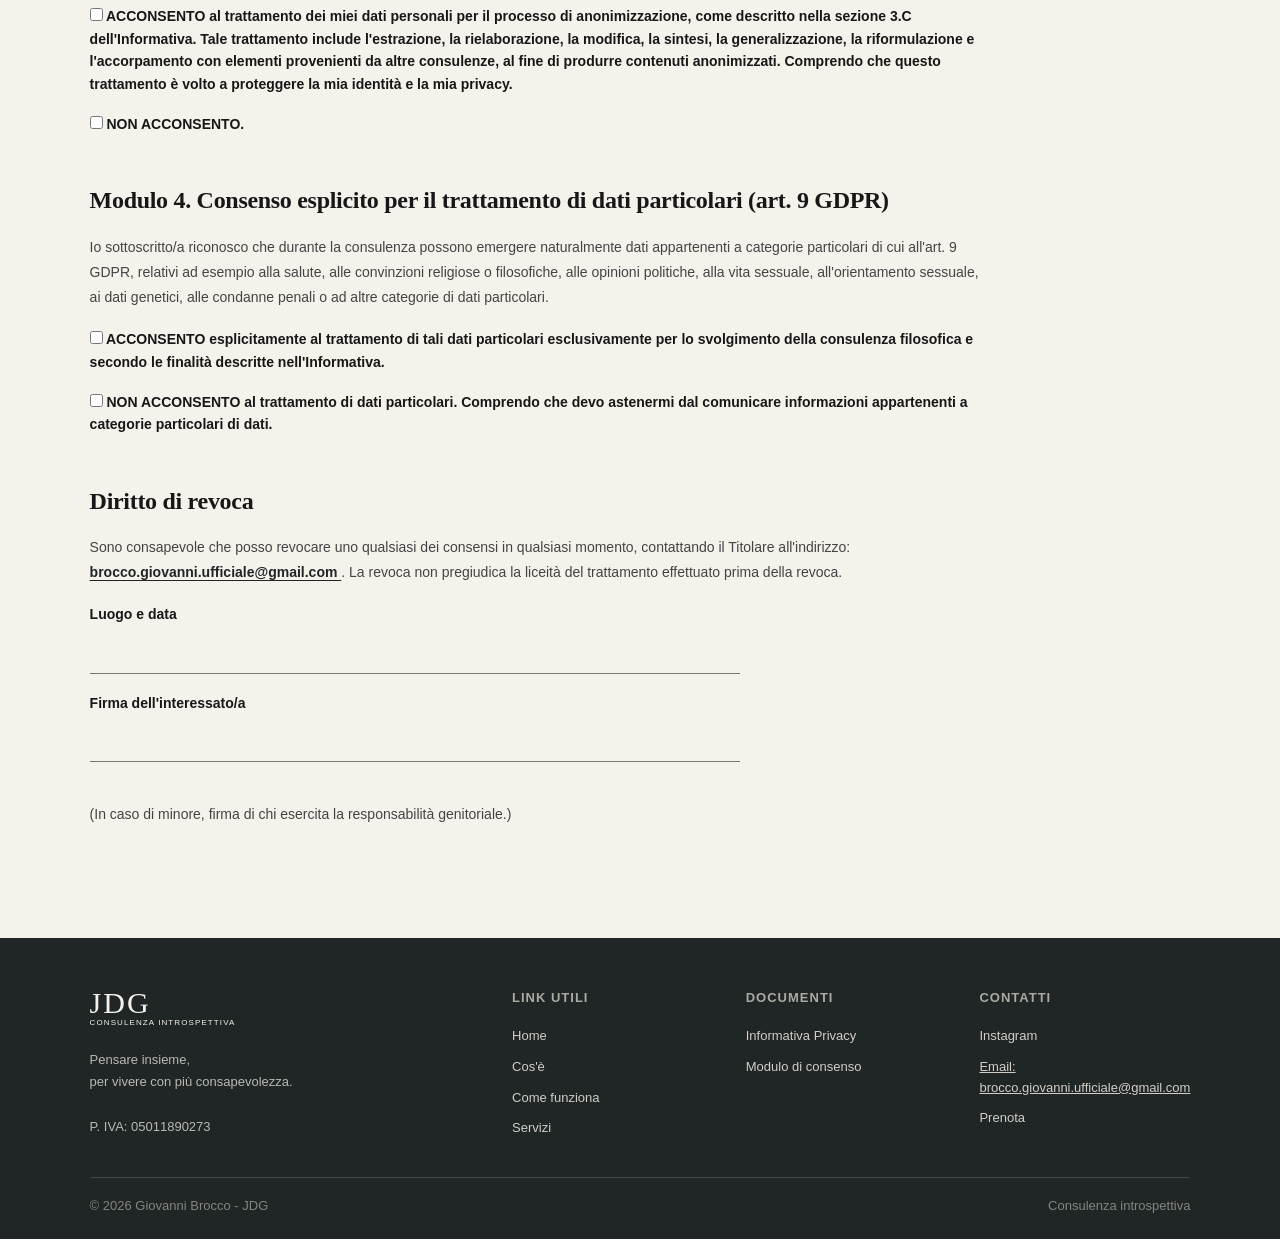
<file: privacy.html>
<!DOCTYPE html>
<html lang="it">
<head>
    <meta charset="UTF-8">
    <meta name="viewport" content="width=device-width, initial-scale=1.0">
    <title>Informativa Privacy | Giovanni Brocco</title>
    <link rel="stylesheet" href="style.css">
</head>
<body>

<header>
    <nav>
        <a href="index.html" class="logo">
            <span class="logo-initials">JDG</span>
            <small>CONSULENZA INTROSPETTIVA</small>
        </a>

        <div class="nav-links">
            <a href="index.html">Home</a>
            <a href="index.html#about">Cos'è</a>
            <a href="index.html#come-funziona">Come funziona</a>
            <a href="index.html#services">Servizi</a>
            <a href="privacy.html">Privacy</a>
            <a href="index.html#contact">Contatti</a>
        </div>

        <a href="prenota.html" class="nav-button">Prenota</a>
    </nav>
</header>

<main class="document-page">

    <section class="document-hero">
        <p class="eyebrow">INFORMATIVA PRIVACY</p>
        <h1>Informativa sul trattamento dei dati personali</h1>
        <p>Ai sensi dell'art. 13 del Regolamento (UE) 2016/679 ("GDPR")</p>
    </section>

    <section class="document-content">

        <p>
            La presente informativa integra e completa il Contratto di
            consulenza stipulato tra il Cliente (o l'"Interessato") e il
            Titolare, sottoscritto in data 13/10/2026, disciplinando
            specificamente il trattamento dei dati personali secondo
            il Regolamento (UE) 2016/679 (GDPR).
        </p>

        <h2>1. Titolare del trattamento</h2>

        <p>
            Il Titolare del trattamento è:
            <strong>Giovanni Brocco</strong>
        </p>

        <p>
            P. IVA: <strong>05011890273</strong><br>
            Sede: <strong>Quarto d'Altino, 30020, via Monsignore Giuseppe Pasquini 54</strong><br>
            E-mail:
            <a href="mailto:brocco.giovanni.ufficiale@gmail.com" class="document-link">
                brocco.giovanni.ufficiale@gmail.com
            </a>
        </p>

        <h2>2. Quali dati possono essere trattati</h2>

        <p>
            Nell'ambito dell'attività di consulenza introspettiva possono
            essere trattati i seguenti dati personali, forniti direttamente
            dall'Interessato:
        </p>

        <ul>
            <li>dati identificativi e di contatto;</li>
            <li>informazioni necessarie alla gestione degli appuntamenti e della relazione professionale;</li>
            <li>informazioni contenute nelle comunicazioni con il Titolare;</li>
            <li>appunti, annotazioni e registri conservati dal Titolare derivanti dalle sessioni di consulenza;</li>
            <li>contenuti, riflessioni, esperienze e vicende personali condivisi volontariamente durante la consulenza;</li>
            <li>registrazioni audio e/o video della consulenza, esclusivamente quando previamente autorizzate dall'Interessato.</li>
        </ul>

        <p>
            Durante una consulenza introspettiva possono emergere, anche
            incidentalmente, informazioni appartenenti a categorie
            particolari di dati personali ai sensi dell'art. 9 GDPR,
            ad esempio dati relativi alla salute, alle convinzioni religiose
            o filosofiche, alle opinioni politiche, alla vita sessuale,
            all'orientamento sessuale, ai dati genetici, alle condanne
            penali o ad altre categorie di dati particolari.
        </p>

        <p>
            Il Titolare invita l'Interessato a comunicare qualora desideri
            astenersi dal condividere determinate categorie di informazioni.
        </p>

        <h2>3. Finalità e basi giuridiche del trattamento</h2>

        <p>
            I dati personali sono trattati per le seguenti tre finalità distinte:
        </p>

        <p><strong>A. Svolgimento della consulenza introspettiva</strong></p>

        <p>
            Per l'organizzazione e lo svolgimento della consulenza
            introspettiva, la comunicazione con il Cliente, la gestione
            degli appuntamenti e l'adempimento di obblighi amministrativi
            e fiscali.
        </p>

        <p>
            <strong>Base giuridica:</strong> esecuzione del contratto
            di consulenza o di misure precontrattuali adottate su richiesta
            dell'Interessato (art. 6, par. 1, lett. b GDPR).
        </p>

        <p>
            <strong>Conferimento dei dati:</strong> obbligatorio per i
            dati ordinari necessari. Il rifiuto di conferire tali dati
            compromette la possibilità di stipulare ed eseguire il
            rapporto di consulenza.
        </p>

        <p><strong>B. Registrazione della consulenza per riascolto da parte del Titolare</strong></p>

        <p>
            Le registrazioni audio e/o video sono effettuate al fine
            di permettere al Titolare di riascoltare la consulenza per
            esigenze di approfondimento professionale, verifica delle
            proprie metodologie e sviluppo delle competenze didattiche.
        </p>

        <p>
            <strong>Base giuridica:</strong> consenso dell'Interessato
            (art. 6, par. 1, lett. a GDPR).
        </p>

        <p>
            <strong>Consenso:</strong> facoltativo. Il rifiuto di
            acconsentire a questo trattamento non pregiudica la possibilità
            di usufruire della consulenza. Il consenso a questo trattamento
            è indipendente e distinto dal consenso alla finalità di cui
            al punto C seguente.
        </p>

        <p><strong>C. Trattamento per l'anonimizzazione e la protezione dei dati personali del Cliente</strong></p>

        <p>
            Il Titolare intende trattare dati personali (situazioni,
            riflessioni e spunti emersi nel corso delle consulenze)
            sottoponendoli a un processo di anonimizzazione rigoroso,
            che include estrazione, rielaborazione, modifica, sintesi,
            generalizzazione, riformulazione e accorpamento con elementi
            provenienti da altre consulenze.
        </p>

        <p>
            Tale trattamento preparatorio è necessario e funzionale al
            raggiungimento dell'anonimizzazione, intesa come processo
            che rende le informazioni sufficientemente anonime da impedire
            o da non consentire più l'identificazione dell'Interessato,
            secondo quanto precisato nel Considerando 26 GDPR.
        </p>

        <p>
            Il consenso dell'Interessato a questo trattamento costituisce
            una garanzia che il Titolare si impegna a sottoporre i dati
            personali a un processo rigoroso di anonimizzazione,
            proteggendo la dignità e la privacy dell'Interessato. Una
            volta anonimizzati, i dati non ricadono più nell'ambito di
            applicazione del GDPR.
        </p>

        <p>
            <strong>Base giuridica:</strong> consenso dell'Interessato
            (art. 6, par. 1, lett. a GDPR).
        </p>

        <p>
            <strong>Consenso:</strong> facoltativo. Il rifiuto di
            acconsentire a questo trattamento non pregiudica la possibilità
            di usufruire della consulenza. Il consenso alla registrazione
            per riascolto (punto B) non include automaticamente
            l'autorizzazione a questo diverso trattamento.
        </p>

        <h2>4. Destinatari dei dati</h2>

        <p>
            I dati potranno essere trattati dai seguenti soggetti, nei
            limiti delle rispettive competenze, fornitori di:
        </p>

        <ul>
            <li>servizi informatici;</li>
            <li>hosting;</li>
            <li>videoconferenza;</li>
            <li>archiviazione;</li>
            <li>posta elettronica;</li>
            <li>consulenza contabile e fiscale.</li>
        </ul>

        <p>
            I contenuti anonimizzati non ricadono nell'ambito di
            applicazione del GDPR in quanto costituiscono informazioni
            anonime, intese come informazioni rese sufficientemente
            anonime da impedire o da non consentire più l'identificazione
            dell'Interessato, secondo quanto specificato nel Considerando
            26 GDPR. Pertanto, non sussistono destinatari ai sensi della
            disciplina in materia di protezione dei dati personali per
            tali contenuti anonimizzati.
        </p>

        <h2>5. Modalità e strumenti del trattamento</h2>

        <p>
            I dati saranno trattati mediante strumenti cartacei,
            informatici e telematici, inclusi servizi di comunicazione
            e archiviazione erogati attraverso Internet, nel rispetto
            dei principi di liceità, correttezza, trasparenza,
            minimizzazione, integrità e riservatezza previsti dal GDPR.
        </p>

        <p>
            Il Titolare adotterà misure tecniche e organizzative adeguate
            a proteggere i dati personali da accessi non autorizzati,
            perdita, distruzione o divulgazione non autorizzata,
            secondo quanto previsto dall'art. 32 GDPR.
        </p>

        <h2>6. Periodo di conservazione</h2>

        <p>
            <strong>Dati amministrativi e di fatturazione:</strong>
            conservati secondo l'art. 2220 del Codice Civile, non oltre
            dieci (10) anni dalla chiusura dell'esercizio.
        </p>

        <p>
            <strong>Appunti e registri del Titolare (non amministrativi):</strong>
            conservati per tre (3) anni dalla data di conclusione della
            consulenza.
        </p>

        <p>
            <strong>Registrazioni audio e/o video:</strong> conservate
            per tre (3) anni dalla data di conclusione della consulenza.
            Decorso tale termine, le registrazioni saranno cancellate.
        </p>

        <h2>7. Trasferimenti verso Paesi terzi</h2>

        <p>
            Alcuni fornitori di servizi informatici o piattaforme social
            utilizzati dal Titolare potrebbero comportare trasferimenti
            di dati personali verso Paesi al di fuori dello Spazio
            Economico Europeo.
        </p>

        <p>
            In tali casi, il Titolare adotta idonee garanzie ai sensi
            degli artt. 44 e seguenti GDPR, quali le Clausole Contrattuali
            Standard (SCC) o altre soluzioni previste dalla normativa.
        </p>

        <h2>8. Diritti dell'Interessato</h2>

        <p>L'Interessato può esercitare i seguenti diritti:</p>

        <ul>
            <li>diritto di accesso ai propri dati personali (art. 15 GDPR);</li>
            <li>diritto di rettifica dei dati inesatti (art. 16 GDPR);</li>
            <li>diritto di cancellazione ("diritto all'oblio") nei casi previsti (art. 17 GDPR);</li>
            <li>diritto di limitazione del trattamento (art. 18 GDPR);</li>
            <li>diritto di portabilità dei dati (art. 20 GDPR);</li>
            <li>diritto di opposizione al trattamento (art. 21 GDPR).</li>
        </ul>

        <p>
            Quando il trattamento è fondato sul consenso, l'Interessato
            può revocarlo in qualsiasi momento senza pregiudicare la
            liceità del trattamento effettuato prima della revoca
            (art. 7, par. 3 GDPR).
        </p>

        <p>
            L'Interessato può inoltre proporre reclamo al Garante per
            la protezione dei dati personali qualora ritenga che il
            trattamento dei propri dati violi il GDPR.
        </p>

        <p>Per esercitare i propri diritti è possibile contattare:</p>

        <p>
            Email:
            <a href="mailto:brocco.giovanni.ufficiale@gmail.com" class="document-link">
                brocco.giovanni.ufficiale@gmail.com
            </a>
        </p>

        <h2>Allegati – Moduli di raccolta del consenso</h2>

        <p>
            I moduli di raccolta dei consensi distinguono le diverse
            finalità del trattamento. La registrazione e il trattamento
            finalizzato all'anonimizzazione sono facoltativi e distinti.
        </p>

        <h2>Modulo 1. Consenso al trattamento di dati ordinari durante la consulenza</h2>

        <p>
            Io sottoscritto/a
        </p>

        <div class="document-form-section">
            <label for="ordinary-name">Nome e cognome</label>
            <input type="text" id="ordinary-name" name="ordinary-name">
        </div>

        <p>
            dichiaro di aver ricevuto e letto l'Informativa sul trattamento
            dei dati personali di cui sopra e di aver avuto la possibilità
            di porre domande al Titolare Giovanni Brocco.
        </p>

        <p>
            Comprendo che la consulenza dipende dal conferimento dei dati
            personali ordinari necessari alla sua gestione, i quali
            rimangono obbligatori per l'esecuzione del rapporto professionale.
        </p>

        <p>
            Il trattamento dei dati ordinari necessari alla gestione
            del contratto si fonda sull'esecuzione del contratto e non
            su un consenso obbligatorio. La presa visione dell'informativa
            può essere confermata nel contratto.
        </p>

        <h2>Modulo 2. Consenso alla registrazione per riascolto del Titolare</h2>

        <p>
            Io sottoscritto/a, consapevole che il consenso è facoltativo
            e che il rifiuto non pregiudica la possibilità di usufruire
            della consulenza, dichiaro:
        </p>

        <div class="document-form-section">
            <label>
                <input type="checkbox" name="recording-consent" value="yes">
                ACCONSENTO alla registrazione audio e/o video della
                consulenza, esclusivamente per permettere al Titolare di
                riascoltarla per esigenze di approfondimento professionale
                e apprendimento, secondo le modalità descritte nella sezione 3.B.
            </label>

            <label>
                <input type="checkbox" name="recording-consent" value="no">
                NON ACCONSENTO alla registrazione.
            </label>
        </div>

        <h2>Modulo 3. Consenso al trattamento per l'anonimizzazione</h2>

        <p>
            Io sottoscritto/a, consapevole che il consenso è facoltativo
            e che il rifiuto non pregiudica la possibilità di usufruire
            della consulenza, dichiaro:
        </p>

        <div class="document-form-section">
            <label>
                <input type="checkbox" name="anonymisation-consent" value="yes">
                ACCONSENTO al trattamento dei miei dati personali per il
                processo di anonimizzazione, come descritto nella sezione 3.C
                dell'Informativa. Tale trattamento include l'estrazione,
                la rielaborazione, la modifica, la sintesi, la generalizzazione,
                la riformulazione e l'accorpamento con elementi provenienti
                da altre consulenze, al fine di produrre contenuti anonimizzati.
                Comprendo che questo trattamento è volto a proteggere la mia
                identità e la mia privacy.
            </label>

            <label>
                <input type="checkbox" name="anonymisation-consent" value="no">
                NON ACCONSENTO.
            </label>
        </div>

        <h2>Modulo 4. Consenso esplicito per il trattamento di dati particolari (art. 9 GDPR)</h2>

        <p>
            Io sottoscritto/a riconosco che durante la consulenza possono
            emergere naturalmente dati appartenenti a categorie particolari
            di cui all'art. 9 GDPR, relativi ad esempio alla salute, alle
            convinzioni religiose o filosofiche, alle opinioni politiche,
            alla vita sessuale, all'orientamento sessuale, ai dati genetici,
            alle condanne penali o ad altre categorie di dati particolari.
        </p>

        <div class="document-form-section">
            <label>
                <input type="checkbox" name="special-data-consent" value="yes">
                ACCONSENTO esplicitamente al trattamento di tali dati
                particolari esclusivamente per lo svolgimento della
                consulenza filosofica e secondo le finalità descritte
                nell'Informativa.
            </label>

            <label>
                <input type="checkbox" name="special-data-consent" value="no">
                NON ACCONSENTO al trattamento di dati particolari.
                Comprendo che devo astenermi dal comunicare informazioni
                appartenenti a categorie particolari di dati.
            </label>
        </div>

        <h2>Diritto di revoca</h2>

        <p>
            Sono consapevole che posso revocare uno qualsiasi dei consensi
            in qualsiasi momento, contattando il Titolare all'indirizzo:
            <a href="mailto:brocco.giovanni.ufficiale@gmail.com" class="document-link">
                brocco.giovanni.ufficiale@gmail.com
            </a>.
            La revoca non pregiudica la liceità del trattamento effettuato
            prima della revoca.
        </p>

        <div class="document-form-section">
            <label for="consent-place-date">Luogo e data</label>
            <input type="text" id="consent-place-date" name="consent-place-date">

            <label for="consent-signature">Firma dell'interessato/a</label>
            <input type="text" id="consent-signature" name="consent-signature">
        </div>

        <p>
            (In caso di minore, firma di chi esercita la responsabilità genitoriale.)
        </p>

    </section>
</main>

<footer>

    <div class="footer-main">

        <div class="footer-brand">

            <a href="index.html" class="logo">
                <span class="logo-initials">JDG</span>
                <small>CONSULENZA INTROSPETTIVA</small>
            </a>

            <p>
                Pensare insieme,<br>
                per vivere con più consapevolezza.
            </p>

            <div class="footer-legal">
                <p>P. IVA: 05011890273</p>
            </div>

        </div>

        <div class="footer-column">
            <h4>LINK UTILI</h4>

            <a href="index.html">Home</a>
            <a href="index.html#about">Cos'è</a>
            <a href="index.html#come-funziona">Come funziona</a>
            <a href="index.html#services">Servizi</a>
        </div>

        <div class="footer-column">
            <h4>DOCUMENTI</h4>

            <a href="privacy.html">Informativa Privacy</a>
            <a href="consenso.html">Modulo di consenso</a>
        </div>

        <div class="footer-column">
            <h4>CONTATTI</h4>

            <a href="https://www.instagram.com/jeromedegrasse">
                Instagram
            </a>

            <a href="mailto:brocco.giovanni.ufficiale@gmail.com">
                <u>Email: brocco.giovanni.ufficiale@gmail.com</u>
            </a>

            <a href="prenota.html">Prenota</a>
        </div>

    </div>

    <div class="footer-bottom">
        <p>© 2026 Giovanni Brocco - JDG</p>
        <p>Consulenza introspettiva</p>
    </div>

</footer>

</body>
</html>
</file>
<file: style.css>
/* =========================================
   RESET
========================================= */
* {
    margin: 0;
    padding: 0;
    box-sizing: border-box;
}

html {
    scroll-behavior: smooth;
}

body {
    font-family: Arial, sans-serif;
    background: #f5f2ec;
    color: #171717;
    line-height: 1.6;
}

a {
    color: inherit;
    text-decoration: none;
}

/* =========================================
   GENERAL TYPOGRAPHY
========================================= */
.eyebrow {
    font-size: 12px;
    letter-spacing: 1.8px;
    font-weight: 600;
    margin-bottom: 20px;
}

/* =========================================
   HEADER
========================================= */
header {
    width: 100%;
    padding: 18px 6%;
    position: absolute;
    top: 0;
    left: 0;
    z-index: 10;
    background: #202526;
    color: #f5f2ec;
}

nav {
    display: flex;
    justify-content: space-between;
    align-items: center;
    gap: 30px;
}

/* JDG LOGO */
.logo {
    display: flex;
    flex-direction: column;
    align-items: flex-start;
    justify-content: center;
    color: #f5f2ec;
    width: 145px;
    min-width: 145px;
    flex-shrink: 0;
    line-height: 1;
}

.logo-initials {
    display: block;
    font-family: Georgia, serif;
    font-size: 30px;
    font-weight: 400;
    letter-spacing: 2px;
    line-height: 1;
}

.logo small {
    display: block;
    font-family: Arial, sans-serif;
    font-size: 8px;
    font-weight: 400;
    letter-spacing: 1.1px;
    line-height: 1.3;
    white-space: nowrap;
}

.nav-links {
    display: flex;
    align-items: center;
    gap: 27px;
}

.nav-links a {
    color: #f5f2ec;
    font-size: 13px;
}

.nav-links a:hover {
    opacity: 0.65;
}

.nav-button {
    display: inline-flex;
    align-items: center;
    justify-content: center;
    flex-shrink: 0;
    background: #ead7b9;
    color: #171717;
    padding: 11px 18px;
    font-size: 13px;
    border-radius: 2px;
    white-space: nowrap;
    transition: background 0.2s ease;
}

.nav-button:hover {
    background: #f1dfc2;
}

/* =========================================
   HERO: TWO COLUMNS, TWO ROWS
========================================= */
.hero {
    position: relative;
    padding-top: 78px;
    display: grid;
    grid-template-columns: minmax(0, 1fr) minmax(0, 1fr);
    grid-template-rows: minmax(480px, 620px) auto;
    background: #f5f2ec;
}

/* =========================================
   TOP LEFT: SPAZIO, ASCOLTO, PENSIERO
========================================= */
.hero-content {
    grid-column: 1;
    grid-row: 1;
    position: relative;
    z-index: 2;
    min-width: 0;
    min-height: 0;
    display: flex;
    flex-direction: column;
    justify-content: center;
    padding: 45px 7%;
}

.hero h1 {
    font-size: clamp(62px, 7vw, 105px);
    line-height: 0.88;
    letter-spacing: -4px;
    font-weight: 400;
    margin-bottom: 30px;
}

.hero-text {
    max-width: 390px;
    font-size: 14px;
    line-height: 1.6;
    color: #555;
    margin-bottom: 30px;
}

.hero-buttons {
    display: flex;
    align-items: center;
    gap: 22px;
}

.button {
    background: #171717;
    color: white;
    padding: 13px 21px;
    font-size: 13px;
    border-radius: 2px;
}

.button:hover {
    background: #343434;
}

.text-link {
    font-size: 13px;
}

/* =========================================
   RIGHT SIDE: FULL-HEIGHT PHOTO
========================================= */
.intro-photo {
    grid-column: 2;
    grid-row: 1 / 3;
    position: relative;
    z-index: 0;
    min-width: 0;
    min-height: 0;
    height: 100%;
    background-color: #292b29;
    background-image: url("images/IMG_1203.jpeg");
    background-size: cover;
    background-position: center 35%;
    background-repeat: no-repeat;
}

/* =========================================
   BOTTOM LEFT: UN DIALOGO
========================================= */
.about-text {
    grid-column: 1;
    grid-row: 2;
    position: relative;
    z-index: 2;
    min-width: 0;
    min-height: 0;
    background: #202526;
    color: #f5f2ec;
    padding: 38px 7%;
    display: flex;
    flex-direction: column;
    justify-content: center;
}

.about-text .eyebrow {
    color: #bcbcb5;
    margin-bottom: 12px;
}

.about-text h2 {
    max-width: 480px;
    font-family: Arial, serif;
    font-size: clamp(38px, 4.5vw, 58px);
    font-weight: 400;
    line-height: 0.95;
    letter-spacing: -2px;
    margin-bottom: 16px;
}

.about-description {
    max-width: 440px;
    color: #c7c6c0;
    font-size: 13px;
    line-height: 1.55;
    margin-bottom: 12px;
}

.light-link {
    color: #f5f2ec;
    font-size: 13px;
}

/* =========================================
   CHI SONO: TEXT OVER THE PHOTO
========================================= */
.intro-content {
    grid-column: 2;
    grid-row: 1 / 3;
    position: relative;
    z-index: 1;
    min-width: 0;
    min-height: 0;
    padding: 65px 8%;
    display: flex;
    flex-direction: column;
    justify-content: flex-end;
    color: #f5f2ec;
    background: linear-gradient(
        180deg,
        rgba(18, 22, 22, 0.18) 0%,
        rgba(18, 22, 22, 0.25) 42%,
        rgba(18, 22, 22, 0.42) 100%
    );
}

.intro-content .eyebrow {
    color: #f5f2ec;
    font-size: 12px;
    letter-spacing: 1.8px;
    margin-bottom: 18px;
}

.intro-content > p:not(.eyebrow):not(.intro-name) {
    max-width: 520px;
    font-size: 14px;
    line-height: 1.7;
    color: #f1eee8;
    margin-bottom: 15px;
    text-shadow: 0 1px 4px rgba(0, 0, 0, 0.2);
}

.intro-name {
    margin-top: 7px;
    font-family: Georgia, serif;
    font-size: 18px;
    color: #f5f2ec;
}

/* =========================================
   PROCESS
========================================= */
.process {
    background: #f7f6f2;
    padding: 45px 7% 55px;
}

.section-title {
    text-align: center;
    margin-bottom: 28px;
}

.process-list {
    display: grid;
    grid-template-columns: repeat(3, 1fr);
    max-width: 950px;
    margin: auto;
}

.process-item {
    text-align: center;
    padding: 0 30px;
    border-right: 1px solid #d5d1ca;
}

.process-item:last-child {
    border-right: none;
}

.process-number {
    display: block;
    font-size: 32px;
    color: #777;
    margin-bottom: 5px;
}

.process-item h3 {
    font-size: 17px;
    font-weight: 500;
    margin-bottom: 6px;
}

.process-item p {
    max-width: 190px;
    margin: auto;
    font-size: 14px;
    color: #666;
}

/* =========================================
   SERVICES
========================================= */
.services {
    background: #f7f6f2;
    padding: 25px 7% 60px;
}

.service-list {
    display: grid;
    grid-template-columns: repeat(2, 1fr);
    gap: 18px;
    max-width: 950px;
    margin: auto;
}

.service-card {
    background: #faf9f6;
    border: 1px solid #e0dcd4;
    padding: 28px;
    min-height: 240px;
    display: flex;
    flex-direction: column;
}

.service-icon {
    width: 40px;
    height: 40px;
    border-radius: 50%;
    background: #eee8de;
    display: flex;
    align-items: center;
    justify-content: center;
    font-size: 20px;
    margin-bottom: 15px;
}

.service-card h3 {
    font-size: 21px;
    margin-bottom: 10px;
}

.service-card > p {
    font-size: 14px;
    line-height: 1.6;
    color: #666;
    max-width: 350px;
}

.service-bottom {
    display: flex;
    justify-content: space-between;
    align-items: flex-end;
    margin-top: auto;
    padding-top: 22px;
}

.service-bottom div {
    display: flex;
    flex-direction: column;
}

.service-bottom span {
    font-size: 14px;
    color: #777;
}

.service-bottom strong {
    font-size: 15px;
}

.service-bottom a {
    background: #202526;
    color: white;
    padding: 9px 30px;
    font-size: 13px;
}

.service-coming-soon {
    display: inline-block;
    background: #e0dcd4;
    color: #666;
    padding: 9px 18px;
    font-size: 13px;
    border-radius: 2px;
    white-space: nowrap;
}

.service-disclaimer {
    max-width: 950px;
    margin: 22px auto 0;
    text-align: center;
    font-family: Georgia, serif;
    font-size: 14px;
    font-style: italic;
    letter-spacing: 0.1px;
    color: #777;
    line-height: 1.6;
}

/* =========================================
   CTA
========================================= */
.cta {
    position: relative;
    min-height: 240px;
    display: flex;
    align-items: center;
    justify-content: center;
    overflow: hidden;
    color: white;
}

.cta-image {
    position: absolute;
    inset: 0;
    background: #77736d;
}

.cta-image::after {
    content: "";
    position: absolute;
    inset: 0;
    background: rgba(20, 20, 18, 0.35);
}

.cta-content {
    position: relative;
    z-index: 2;
    text-align: center;
}

.cta h2 {
    font-family: Georgia, serif;
    font-size: 42px;
    font-weight: 400;
    margin-bottom: 7px;
}

.cta p {
    font-size: 14px;
    margin-bottom: 17px;
    color: #e3e0d9;
}

.cta-button {
    display: inline-block;
    background: #ead7b9;
    color: #171717;
    padding: 10px 18px;
    font-size: 13px;
}

/* =========================================
   CONTACT
========================================= */
.contact {
    padding: 80px 7%;
    text-align: center;
    background: #f5f2ec;
}

.contact h2 {
    font-family: Georgia, serif;
    font-size: clamp(42px, 6vw, 68px);
    font-weight: 400;
    line-height: 1;
    letter-spacing: -2px;
    margin-bottom: 18px;
}

.contact > p:not(.eyebrow) {
    font-size: 14px;
    color: #666;
    margin-bottom: 28px;
}

.contact-links {
    display: flex;
    justify-content: center;
    gap: 30px;
}

.contact-links a {
    font-size: 14px;
}

/* =========================================
   FOOTER
========================================= */
footer {
    background: #202526;
    color: #f5f2ec;
    padding: 50px 7% 22px;
}

.footer-main {
    display: grid;
    grid-template-columns: 2fr 1fr 1fr 1fr;
    gap: 45px;
    padding-bottom: 38px;
    border-bottom: 1px solid #424645;
}

.footer-brand .logo {
    margin-bottom: 20px;
}

.footer-brand > p {
    color: #b9b9b2;
    font-size: 13px;
    line-height: 1.7;
}

.footer-legal {
    margin-top: 22px;
}

.footer-legal p {
    font-size: 13px;
    color: #b9b9b2;
    line-height: 1.8;
}

.footer-column {
    display: flex;
    flex-direction: column;
    gap: 10px;
}

.footer-column h4 {
    font-size: 13px;
    letter-spacing: 1px;
    color: #aaa9a2;
    margin-bottom: 7px;
}

.footer-column a {
    color: #d0cec7;
    font-size: 13px;
}

.footer-column a:hover {
    color: white;
}

.footer-bottom {
    padding-top: 18px;
    display: flex;
    justify-content: space-between;
    font-size: 13px;
    color: #85857f;
}

/* =========================================
   PRIVACY + CONSENT
========================================= */
.document-page {
    width: 100%;
}

.document-hero {
    background: #202526;
    color: #f5f2ec;
    padding: 135px 7% 65px;
}

.document-hero .eyebrow {
    color: #bcbcb5;
}

.document-hero h1 {
    max-width: 900px;
    font-family: Georgia, serif;
    font-size: clamp(38px, 5vw, 60px);
    font-weight: 400;
    line-height: 1.05;
    letter-spacing: -1.5px;
    margin-bottom: 18px;
}

.document-hero > p:not(.eyebrow) {
    font-size: 14px;
    color: #c7c6c0;
    line-height: 1.6;
}

.document-content {
    width: 100%;
    max-width: 1100px;
    margin: 0;
    padding: 70px 7% 95px;
}

.document-content h2,
.document-form-section legend {
    font-family: Georgia, serif;
    font-size: 24px;
    font-weight: 600;
    line-height: 1.3;
    margin-top: 50px;
    margin-bottom: 18px;
    letter-spacing: -0.3px;
}

.document-content > h2:first-child {
    margin-top: 0;
}

.document-content p {
    max-width: 900px;
    font-size: 14px;
    line-height: 1.8;
    color: #444;
    margin-bottom: 16px;
}

.document-content ul {
    max-width: 900px;
    padding-left: 22px;
    margin-bottom: 20px;
}

.document-content li {
    font-size: 14px;
    line-height: 1.8;
    color: #444;
    margin-bottom: 6px;
}

.document-link {
    color: #202526;
    text-decoration: underline;
    text-underline-offset: 3px;
    font-weight: 600;
}

.document-link:hover {
    opacity: 0.65;
}

/* =========================================
   CONSENT FORM
========================================= */
.document-form-section {
    max-width: 900px;
    margin-bottom: 40px;
}

fieldset.document-form-section {
    border: 0;
    padding: 0;
}

.document-form-section:first-child h2 {
    margin-top: 0;
}

.document-form-section label:not(.form-choice) {
    display: block;
    font-size: 14px;
    font-weight: 600;
    margin: 18px 0 7px;
}

.document-form-section input[type="text"],
.document-form-section input[type="date"] {
    display: block;
    width: 100%;
    max-width: 650px;
    padding: 12px 0;
    border: 0;
    border-bottom: 1px solid #777;
    border-radius: 0;
    outline: none;
    background: transparent;
    font-family: Arial, sans-serif;
    font-size: 14px;
    color: #171717;
}

/* RADIO / CHECKBOX */
.form-choice {
    max-width: 900px;
    display: flex;
    align-items: flex-start;
    gap: 12px;
    margin-bottom: 13px;
    cursor: pointer;
    font-size: 14px;
    line-height: 1.7;
    color: #444;
}

.form-choice input {
    margin-top: 5px;
    flex-shrink: 0;
}

/* SIGNATURE */
.signature-pad {
    display: block;
    width: 100%;
    max-width: 900px;
    height: 190px;
    margin: 15px 0;
    background: #ffffff;
    border: 1px solid #aaa;
    touch-action: none;
}

/* BUTTONS */
.secondary-button {
    padding: 9px 16px;
    border: 1px solid #202526;
    background: transparent;
    color: #202526;
    font-family: Arial, sans-serif;
    font-size: 13px;
    cursor: pointer;
}

.secondary-button:hover {
    background: #202526;
    color: white;
}

.final-confirmation {
    max-width: 900px;
    display: flex;
    align-items: flex-start;
    gap: 12px;
    margin: 35px 0 25px;
    font-size: 14px;
    line-height: 1.7;
    color: #444;
}

.final-confirmation input {
    margin-top: 5px;
    flex-shrink: 0;
}

.submit-button {
    padding: 14px 28px;
    border: 0;
    border-radius: 2px;
    background: #202526;
    color: white;
    font-family: Arial, sans-serif;
    font-size: 14px;
    cursor: pointer;
}

.submit-button:hover {
    background: #343a3b;
}

.form-status {
    margin-top: 18px;
    font-size: 13px !important;
    color: #777 !important;
}

/* =========================================
   BOOKING PAGE
========================================= */
.booking-buttons {
    display: flex;
    flex-wrap: wrap;
    align-items: center;
    gap: 14px;
    margin-top: 32px;
}

.booking-button,
.booking-button-primary,
.booking-button-secondary,
.booking-button-tertiary {
    display: inline-flex;
    align-items: center;
    justify-content: center;
    box-sizing: border-box;
    min-height: 44px;
    padding: 13px 22px;
    background-color: #ead7b9 !important;
    color: #171717 !important;
    border: none;
    border-radius: 2px;
    font-family: Arial, sans-serif;
    font-size: 13px;
    line-height: 1.4;
    text-align: center;
    text-decoration: none;
    transition: background-color 0.2s ease;
}

.booking-button:hover,
.booking-button-primary:hover,
.booking-button-secondary:hover,
.booking-button-tertiary:hover {
    background-color: #f1dfc2 !important;
    color: #171717 !important;
}

.booking-signature {
    margin-top: 42px;
    font-family: Georgia, serif;
    font-size: 19px;
    color: #202526;
}

.booking-signature span {
    display: block;
    margin-top: 3px;
    font-family: Arial, sans-serif;
    font-size: 11px;
    letter-spacing: 1px;
    color: #77736d;
}

/* =========================================
   TABLET
========================================= */
@media (max-width: 900px) {
    .nav-links {
        display: none;
    }

    nav {
        gap: 15px;
    }

    .logo {
        min-width: 0;
    }

    .nav-button {
        display: inline-flex;
        flex-shrink: 0;
    }

    /* HERO */
    .hero {
        grid-template-columns: minmax(0, 1fr) minmax(0, 1fr);
        grid-template-rows: minmax(450px, 560px) auto;
    }

    .hero-content {
        padding: 70px 7%;
    }

    .hero h1 {
        font-size: clamp(48px, 6vw, 68px);
        letter-spacing: -2px;
    }

    .hero-buttons {
        flex-wrap: wrap;
        gap: 14px;
    }

    .about-text {
        min-height: 330px;
        padding: 40px 7%;
    }

    .about-text h2 {
        font-size: clamp(32px, 4vw, 44px);
    }

    .intro-content {
        padding: 45px 7%;
    }

    .intro-content > p:not(.eyebrow):not(.intro-name) {
        font-size: 13px;
        line-height: 1.65;
    }

    /* FOOTER */
    .footer-main {
        grid-template-columns: 1fr 1fr;
    }

    /* DOCUMENTS */
    .document-content {
        max-width: 100%;
        padding: 60px 7% 80px;
    }
}

/* =========================================
   MOBILE
========================================= */
@media (max-width: 600px) {
    /* HEADER */
    header {
        padding: 16px 5%;
    }

    nav {
        gap: 15px;
    }

    .logo {
        min-width: 0;
        width: 145px;
    }

    .logo-initials {
        font-size: 27px;
    }

    .logo small {
        font-size: 7px;
        letter-spacing: 0.8px;
    }

    .nav-button {
        display: inline-flex;
        align-items: center;
        justify-content: center;
        font-size: 12px;
        padding: 9px 12px;
    }

    /* HERO: STACK THE CONTENT */
    .hero {
        padding-top: 78px;
        grid-template-columns: minmax(0, 1fr);
        grid-template-rows: auto auto auto;
    }

    .hero-content {
        grid-column: 1;
        grid-row: 1;
        min-height: 570px;
        padding: 115px 5% 60px;
    }

    .hero h1 {
        font-size: 62px;
        letter-spacing: -2px;
    }

    .hero-buttons {
        flex-direction: column;
        align-items: flex-start;
        gap: 15px;
    }

    /*
       On mobile, the photo and Chi sono text
       become one single image section.
    */
    .intro-photo {
        display: none;
    }

    .intro-content {
        grid-column: 1;
        grid-row: 2;
        order: 0;
        min-height: 850px;
        padding: 45px 6% 30px;
        justify-content: flex-end;
        background-color: #292b29;
        background-image:
            linear-gradient(
                180deg,
                rgba(18, 22, 22, 0.08) 0%,
                rgba(18, 22, 22, 0.22) 30%,
                rgba(18, 22, 22, 0.88) 100%
            ),
            url("images/IMG_1203.jpeg");
        background-size: cover;
        background-position: center 20%;
        background-repeat: no-repeat;
        color: #f5f2ec;
    }

    .intro-content .eyebrow {
        margin-bottom: 14px;
    }

    .intro-content > p:not(.eyebrow):not(.intro-name) {
        font-size: 14px;
        line-height: 1.65;
        color: #f1eee8;
    }

    .intro-name {
        font-size: 18px;
    }

    /* UN DIALOGO: AFTER THE PHOTO */
    .about-text {
        grid-column: 1;
        grid-row: 3;
        order: 0;
        min-height: 0;
        padding: 32px 5%;
    }

    .about-text h2 {
        font-size: 47px;
        margin-bottom: 14px;
    }

    .about-text .eyebrow {
        margin-bottom: 10px;
    }

    .about-description {
        margin-bottom: 10px;
    }

    /* PROCESS */
    .process {
        padding: 40px 5%;
    }

    .process-list {
        grid-template-columns: 1fr;
    }

    .process-item {
        border-right: 0;
        border-bottom: 1px solid #d5d1ca;
        padding: 0 0 27px;
        margin-bottom: 27px;
    }

    .process-item:last-child {
        border-bottom: 0;
        margin-bottom: 0;
    }

    /* SERVICES */
    .services {
        padding: 25px 5% 50px;
    }

    .service-list {
        grid-template-columns: 1fr;
    }

    .service-disclaimer {
        padding: 0 10px;
        font-size: 13px;
    }

    .service-coming-soon {
        font-size: 12px;
        padding: 9px 13px;
    }

    /* CONTACT */
    .contact {
        padding: 70px 5%;
    }

    .contact-links {
        flex-direction: column;
        gap: 14px;
    }

    /* FOOTER */
    footer {
        padding: 45px 5% 22px;
    }

    .footer-main {
        grid-template-columns: 1fr;
        gap: 30px;
    }

    .footer-bottom {
        flex-direction: column;
        gap: 6px;
    }

    /* PRIVACY + CONSENT */
    .document-hero {
        padding: 115px 5% 50px;
    }

    .document-hero h1 {
        font-size: 34px;
    }

    .document-content {
        padding: 50px 5% 70px;
    }

    .document-content h2,
    .document-form-section legend {
        font-size: 21px;
        margin-top: 40px;
    }

    .document-content p,
    .document-content li,
    .form-choice,
    .final-confirmation {
        font-size: 14px;
    }

    .signature-pad {
        height: 170px;
    }

    /* BOOKING BUTTONS */
    .booking-buttons {
        display: flex !important;
        flex-direction: column !important;
        align-items: stretch !important;
        gap: 14px !important;
        width: 100%;
    }

    .booking-buttons .booking-button,
    .booking-buttons .booking-button-primary,
    .booking-buttons .booking-button-secondary,
    .booking-buttons .booking-button-tertiary {
        display: flex !important;
        width: 100% !important;
        min-height: 44px;
        align-items: center;
        justify-content: center;
        padding: 13px 22px;
        background: #ead7b9 !important;
        color: #171717 !important;
        border: none;
        border-radius: 2px;
        font-family: Arial, sans-serif;
        font-size: 13px;
        text-align: center;
        text-decoration: none;
    }

    .booking-buttons a.booking-button:hover,
    .booking-buttons a.booking-button-primary:hover,
    .booking-buttons a.booking-button-secondary:hover,
    .booking-buttons a.booking-button-tertiary:hover {
        background: #f1dfc2 !important;
        color: #171717 !important;
    }

    .booking-signature {
        margin-top: 32px;
    }
}
</file>
